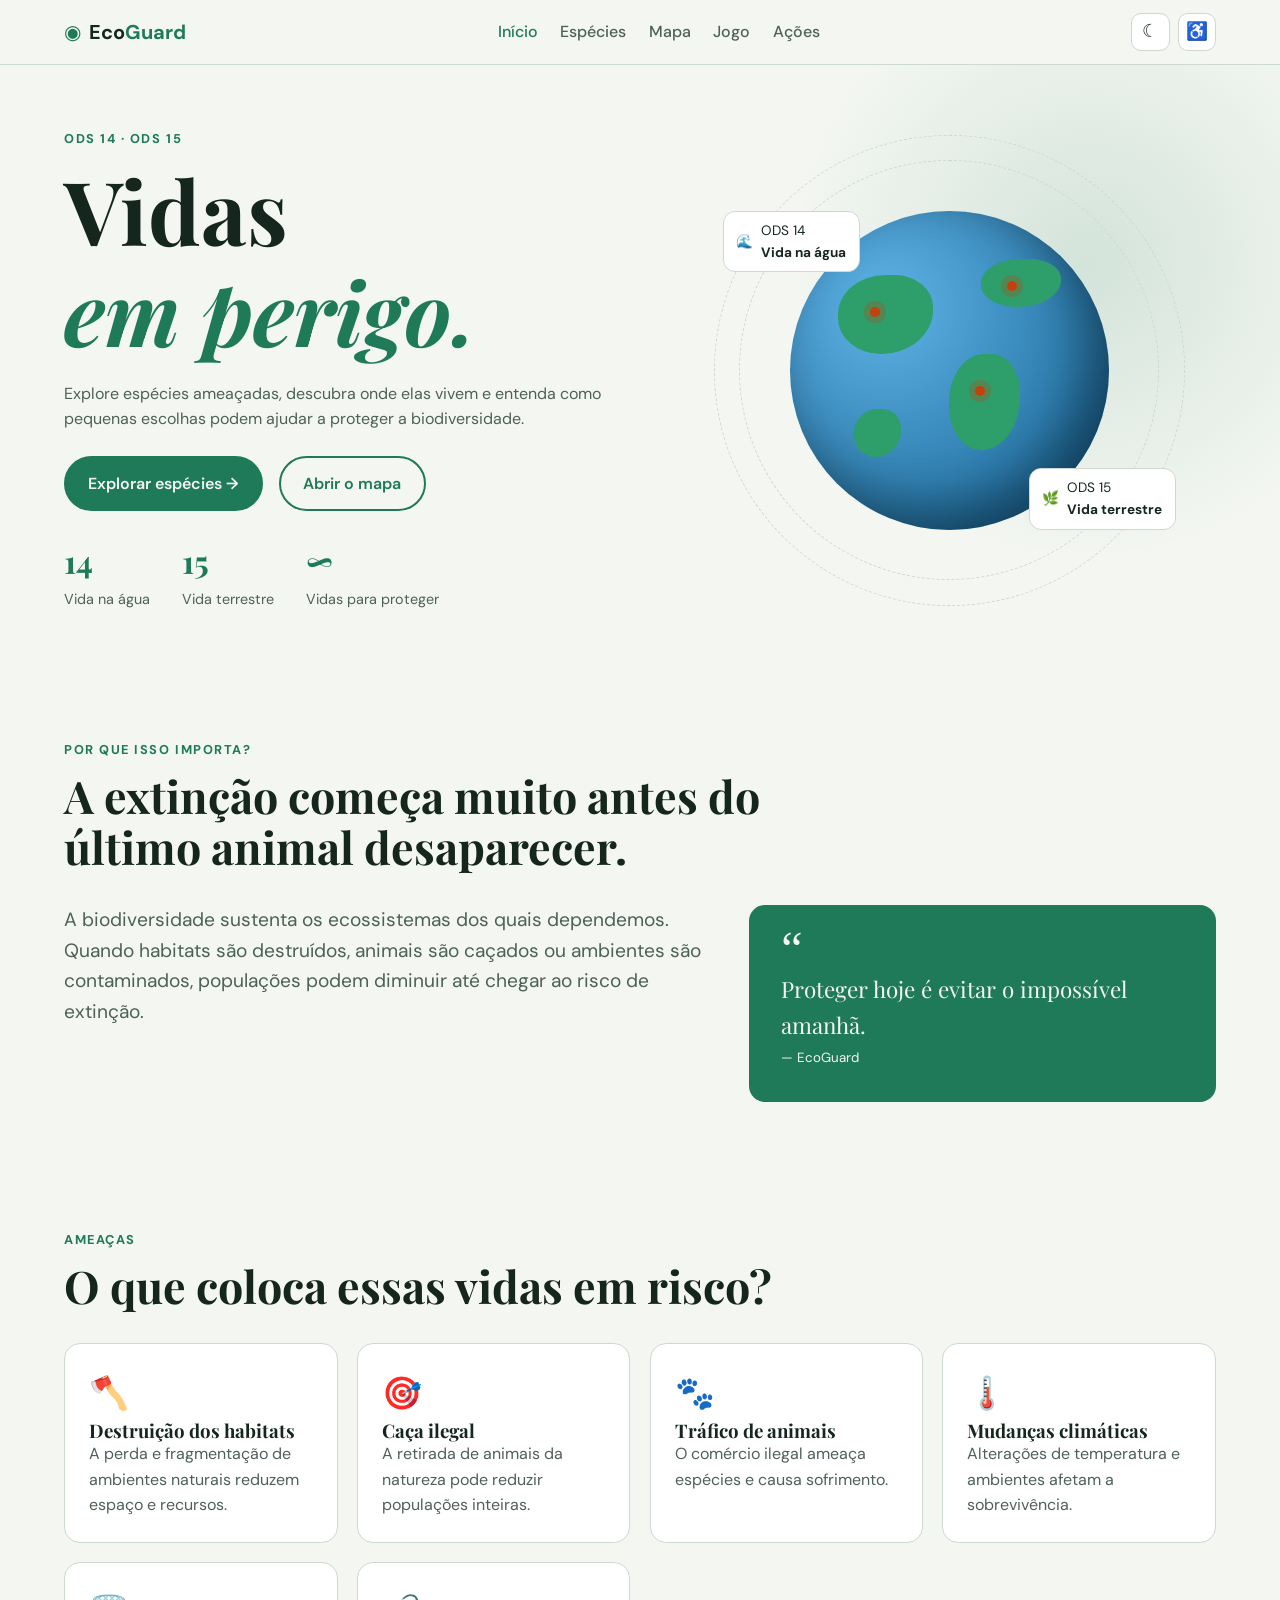
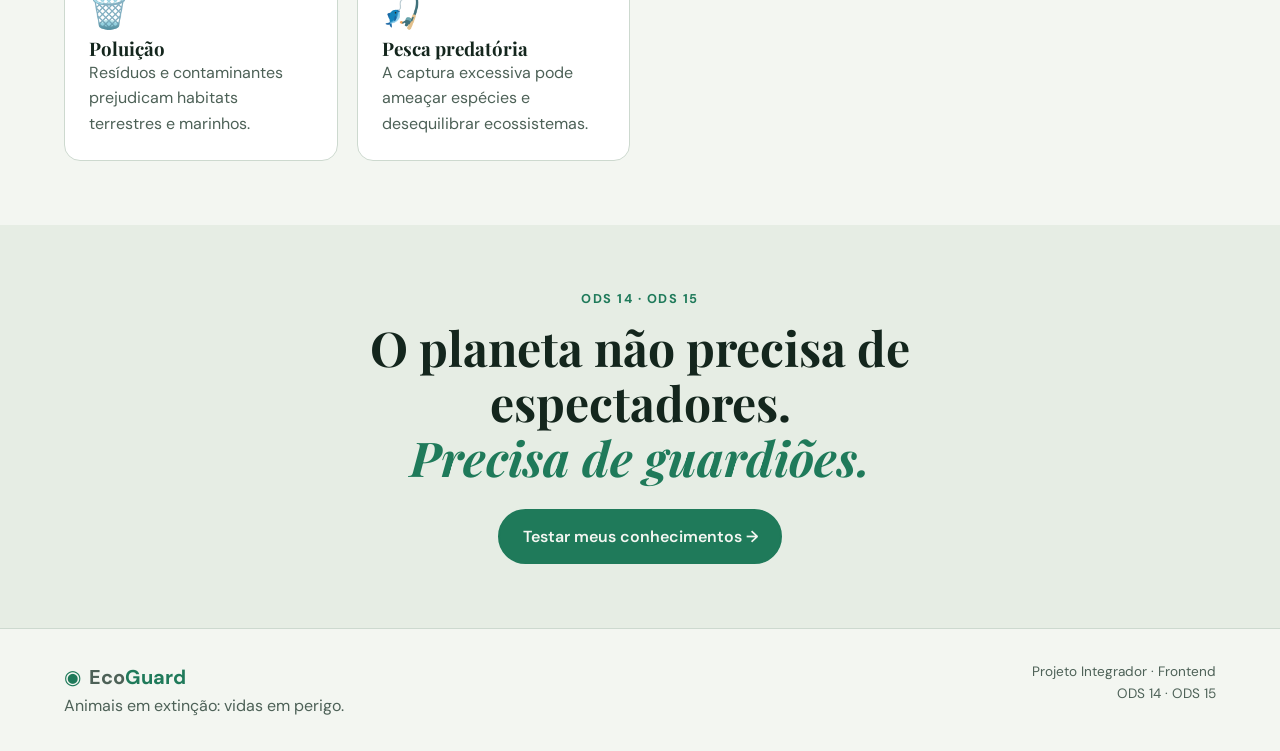
<file: index.html>
<!DOCTYPE html>
<html lang="pt-BR">
  <head>
    <!-- Metadados essenciais do documento -->
    <meta charset="UTF-8" />
    <meta name="viewport" content="width=device-width, initial-scale=1.0" />
    <meta name="description" content="EcoGuard — Animais em extinção, ODS 14 e ODS 15." />
    <title>EcoGuard | Início</title>

    <!-- Carregamento das fontes e estilos globais -->
    <link rel="preconnect" href="https://fonts.googleapis.com" />
    <link rel="preconnect" href="https://fonts.gstatic.com" crossorigin />
    <link
      href="https://fonts.googleapis.com/css2?family=DM+Sans:wght@400;500;600;700&family=Playfair+Display:wght@600;700;800&display=swap"
      rel="stylesheet"
    />
    <!-- Estilos exclusivos desta página -->
    <link rel="stylesheet" href="style.css" />
</head>

  <body>
    <!-- Barra de progresso visual da página -->
    <div class="progress" id="progress"></div>

    <!-- Cabeçalho da página com navegação principal -->
    <header class="header" id="inicio">
      <a class="logo" href="index.html" aria-label="EcoGuard - início">
        <span class="logo-mark">◉</span>
        <span>Eco<span>Guard</span></span>
      </a>

      <nav class="nav" aria-label="Navegação principal">
        <a href="index.html">Início</a>
        <a href="especies.html">Espécies</a>
        <a href="mapa.html">Mapa</a>
        <a href="jogo.html">Jogo</a>
        <a href="acoes.html">Ações</a>
      </nav>

      <div class="header-actions">
        <button class="icon-btn" id="themeToggle" aria-label="Alternar tema">☾</button>
        <button class="icon-btn" id="accessibilityToggle" aria-label="Abrir acessibilidade">♿</button>
        <button class="menu-btn" id="menuBtn" aria-label="Abrir menu">☰</button>
      </div>
    </header>

    <!-- Painel de acessibilidade para fonte, contraste e leitura de tela -->
    <aside class="access-panel" id="accessPanel" aria-label="Opções de acessibilidade">
      <h3>Acessibilidade</h3>
      <button id="fontPlus">A+ Aumentar fonte</button>
      <button id="fontMinus">A− Diminuir fonte</button>
      <button id="contrastToggle">◐ Alto contraste</button>
      <button id="readToggle">🔊 Ler conteúdo</button>
      <button id="resetAccess">↺ Restaurar</button>
    </aside>

    <main>
      <!-- Hero principal: chamada de impacto inicial -->
      <section class="hero">
        <div class="hero-glow"></div>

        <div class="hero-copy reveal">
          <p class="eyebrow">ODS 14 · ODS 15</p>
          <h1>
            Vidas<br />
            <em>em perigo.</em>
          </h1>
          <p class="hero-text">
            Explore espécies ameaçadas, descubra onde elas vivem e entenda como pequenas
            escolhas podem ajudar a proteger a biodiversidade.
          </p>

          <div class="hero-actions">
            <a class="btn btn-primary" href="especies.html">Explorar espécies <span>→</span></a>
            <a class="btn btn-ghost" href="mapa.html">Abrir o mapa</a>
          </div>

          <div class="hero-stats">
            <div><strong>14</strong><span>Vida na água</span></div>
            <div><strong>15</strong><span>Vida terrestre</span></div>
            <div><strong>∞</strong><span>Vidas para proteger</span></div>
          </div>
        </div>

        <div class="hero-art reveal">
          <div class="orbit orbit-one"></div>
          <div class="orbit orbit-two"></div>
          <div class="planet">
            <div class="planet-land land-a"></div>
            <div class="planet-land land-b"></div>
            <div class="planet-land land-c"></div>
            <div class="planet-land land-d"></div>
            <span class="planet-dot dot-a"></span>
            <span class="planet-dot dot-b"></span>
            <span class="planet-dot dot-c"></span>
          </div>
          <div class="floating-card fc-one">🌊 <span>ODS 14<br /><b>Vida na água</b></span></div>
          <div class="floating-card fc-two">🌿 <span>ODS 15<br /><b>Vida terrestre</b></span></div>
        </div>
      </section>

      <!-- Seção explicativa sobre a importância da biodiversidade -->
      <section class="intro section">
        <div class="section-heading reveal">
          <p class="eyebrow">POR QUE ISSO IMPORTA?</p>
          <h2>A extinção começa muito antes do último animal desaparecer.</h2>
        </div>

        <div class="intro-grid">
          <p class="lead reveal">
            A biodiversidade sustenta os ecossistemas dos quais dependemos. Quando habitats
            são destruídos, animais são caçados ou ambientes são contaminados, populações
            podem diminuir até chegar ao risco de extinção.
          </p>

          <div class="quote-card reveal">
            <span>“</span>
            <p>Proteger hoje é evitar o impossível amanhã.</p>
            <small>— EcoGuard</small>
          </div>
        </div>
      </section>

      <!-- Lista das principais ameaças à fauna e flora -->
      <section class="threats section">
        <div class="section-heading compact reveal">
          <p class="eyebrow">AMEAÇAS</p>
          <h2>O que coloca essas vidas em risco?</h2>
        </div>

        <div class="threat-grid">
          <article class="threat-card reveal">
            <div>🪓</div>
            <h3>Destruição dos habitats</h3>
            <p>A perda e fragmentação de ambientes naturais reduzem espaço e recursos.</p>
          </article>

          <article class="threat-card reveal">
            <div>🎯</div>
            <h3>Caça ilegal</h3>
            <p>A retirada de animais da natureza pode reduzir populações inteiras.</p>
          </article>

          <article class="threat-card reveal">
            <div>🐾</div>
            <h3>Tráfico de animais</h3>
            <p>O comércio ilegal ameaça espécies e causa sofrimento.</p>
          </article>

          <article class="threat-card reveal">
            <div>🌡️</div>
            <h3>Mudanças climáticas</h3>
            <p>Alterações de temperatura e ambientes afetam a sobrevivência.</p>
          </article>

          <article class="threat-card reveal">
            <div>🗑️</div>
            <h3>Poluição</h3>
            <p>Resíduos e contaminantes prejudicam habitats terrestres e marinhos.</p>
          </article>

          <article class="threat-card reveal">
            <div>🎣</div>
            <h3>Pesca predatória</h3>
            <p>A captura excessiva pode ameaçar espécies e desequilibrar ecossistemas.</p>
          </article>
        </div>
      </section>

      <!-- Chamada para ação final do site -->
      <section class="closing section">
        <div class="closing-inner reveal">
          <p class="eyebrow">ODS 14 · ODS 15</p>
          <h2>
            O planeta não precisa de espectadores.<br />
            <em>Precisa de guardiões.</em>
          </h2>
          <a href="jogo.html" class="btn btn-primary">Testar meus conhecimentos →</a>
        </div>
      </section>
    </main>

    <!-- Rodapé com identificação do projeto -->
    <footer class="footer">
      <div>
        <a class="logo" href="index.html">
          <span class="logo-mark">◉</span>
          <span>Eco<span>Guard</span></span>
        </a>
        <p>Animais em extinção: vidas em perigo.</p>
      </div>

      <div class="footer-meta">
        <span>Projeto Integrador · Frontend</span>
        <span>ODS 14 · ODS 15</span>
      </div>
    </footer>

    <!-- Script principal da interação do site -->
    <!-- JavaScript do site inserido diretamente no HTML para funcionar sem pasta js -->
    
      <!-- Lógica e interações exclusivas desta página -->
    <script>
/* EcoGuard — JavaScript da página: index.
   Comentários originais preservados; funções organizadas por seções. */
(function(){
'use strict';
const $=s=>document.querySelector(s), $$=s=>[...document.querySelectorAll(s)];
const root=document.documentElement, store={
 get(k,d){try{return localStorage.getItem(k)??d}catch(e){return d}},
 set(k,v){try{localStorage.setItem(k,v)}catch(e){}}};
root.classList.add('js-ready');

/* ---------- Dados ---------- */
const SPECIES=[
 {id:'baleia-azul',nome:'Baleia-azul',emoji:'🐋',ods:14,status:'ameacada',lat:-30,lon:-45,regiao:'Oceano Atlântico Sul',habitat:'Oceanos abertos, de águas polares a tropicais.',ameacas:'Colisões com navios, ruído submarino e mudanças climáticas.',ajuda:'Reduza plástico e apoie áreas marinhas protegidas.'},
 {id:'tartaruga-verde',nome:'Tartaruga-verde',emoji:'🐢',ods:14,status:'ameacada',lat:-20,lon:-38,regiao:'Costa brasileira',habitat:'Águas costeiras rasas e praias de desova.',ameacas:'Captura acidental, poluição e perda de praias.',ajuda:'Não deixe lixo na praia e respeite áreas de desova.'},
 {id:'tubarao-martelo',nome:'Tubarão-martelo',emoji:'🦈',ods:14,status:'critica',lat:25,lon:-80,regiao:'Atlântico Oeste e Caribe',habitat:'Águas costeiras e plataformas continentais.',ameacas:'Pesca predatória e comércio de nadadeiras.',ajuda:'Evite consumir produtos de pesca predatória.'},
 {id:'onca-pintada',nome:'Onça-pintada',emoji:'🐆',ods:15,status:'ameacada',lat:-15,lon:-56,regiao:'Pantanal e Amazônia',habitat:'Florestas, savanas e áreas alagadas.',ameacas:'Desmatamento, caça e conflito com pecuaristas.',ajuda:'Apoie projetos de conservação e consumo responsável.'},
 {id:'mico-leao',nome:'Mico-leão-dourado',emoji:'🐒',ods:15,status:'ameacada',lat:-22.5,lon:-42,regiao:'Mata Atlântica (RJ)',habitat:'Florestas de baixada da Mata Atlântica.',ameacas:'Fragmentação da mata e tráfico.',ajuda:'Apoie corredores ecológicos e plantio de árvores nativas.'},
 {id:'orangotango',nome:'Orangotango-de-Bornéu',emoji:'🦧',ods:15,status:'critica',lat:1,lon:114,regiao:'Ilha de Bornéu',habitat:'Florestas tropicais úmidas.',ameacas:'Desmatamento para plantações de óleo de palma.',ajuda:'Prefira produtos com óleo de palma certificado.'},
 {id:'rinoceronte-javanes',nome:'Rinoceronte-de-Java',emoji:'🦏',ods:15,status:'critica',lat:-6.7,lon:105.3,regiao:'Java, Indonésia',habitat:'Florestas tropicais de baixada.',ameacas:'Caça por chifres e perda de habitat.',ajuda:'Não compre produtos de origem animal ilegal.'},
 {id:'tigre-de-tasmania',nome:'Tilacino (tigre-da-tasmânia)',emoji:'🐺',ods:15,status:'extinto',lat:-42,lon:147,regiao:'Tasmânia, Austrália',habitat:'Florestas e campos abertos.',ameacas:'Caça intensiva e perda de habitat levaram à extinção no séc. XX.',ajuda:'Lembre-se: a extinção é irreversível. Proteja quem ainda existe.'}
];
const ST={ameacada:'Ameaçada',critica:'Criticamente ameaçada',extinto:'Extinta'};
const MK={ameacada:'threatened',critica:'critical',extinto:'extinct'};
const esc=t=>String(t).replace(/[&<>"]/g,c=>({'&':'&amp;','<':'&lt;','>':'&gt;','"':'&quot;'}[c]));

/* ---------- Detalhe (modal) ---------- */
function openModal(s){
 const m=$('#animalModal'); if(!m) return;
 $('#modalContent').innerHTML=`<div style="font-size:3rem">${s.emoji}</div><p class="eyebrow">ODS ${s.ods} · ${ST[s.status]}</p><h2>${esc(s.nome)}</h2><p><b>Região:</b> ${esc(s.regiao)}</p><h4>Habitat</h4><p>${esc(s.habitat)}</p><h4>Ameaças</h4><p>${esc(s.ameacas)}</p><h4>Como ajudar</h4><p>${esc(s.ajuda)}</p>`;
 m.showModal?m.showModal():m.setAttribute('open','');
}
const mc=$('#modalClose'),md=$('#animalModal');
if(mc&&md){mc.onclick=()=>md.close();md.addEventListener('click',e=>{if(e.target===md)md.close()})}

/* ---------- Tema, menu, acessibilidade ---------- */
const tt=$('#themeToggle');
function setTheme(t){root.setAttribute('data-theme',t);if(tt)tt.textContent=t==='dark'?'☀':'☾';store.set('eg-theme',t)}
setTheme(store.get('eg-theme',matchMedia('(prefers-color-scheme:dark)').matches?'dark':'light'));
if(tt)tt.onclick=()=>setTheme(root.getAttribute('data-theme')==='dark'?'light':'dark');
const mb=$('#menuBtn'),nav=$('.nav');
if(mb&&nav)mb.onclick=()=>nav.classList.toggle('open');
$$('.nav a').forEach(a=>{if(a.getAttribute('href')===location.pathname.split('/').pop()||(!location.pathname.split('/').pop()&&a.getAttribute('href')==='index.html'))a.classList.add('active')});
const ap=$('#accessPanel');
if($('#accessibilityToggle'))$('#accessibilityToggle').onclick=()=>ap.classList.toggle('open');
let fs=+store.get('eg-fs',16);
function applyFs(){fs=Math.min(24,Math.max(12,fs));root.style.setProperty('--fs',fs+'px');store.set('eg-fs',fs)}
applyFs();
const on=(id,f)=>{const e=$(id);if(e)e.onclick=f};
on('#fontPlus',()=>{fs+=2;applyFs()});on('#fontMinus',()=>{fs-=2;applyFs()});
if(store.get('eg-hc','0')==='1')root.classList.add('hc');
on('#contrastToggle',()=>{store.set('eg-hc',root.classList.toggle('hc')?'1':'0')});
on('#readToggle',()=>{
 if(!('speechSynthesis' in window))return alert('Seu navegador não suporta leitura em voz alta.');
 if(speechSynthesis.speaking){speechSynthesis.cancel();return}
 const u=new SpeechSynthesisUtterance($('main').innerText);u.lang='pt-BR';speechSynthesis.speak(u)});
on('#resetAccess',()=>{fs=16;applyFs();root.classList.remove('hc');store.set('eg-hc','0');if('speechSynthesis' in window)speechSynthesis.cancel()});

/* ---------- Progresso e reveal ---------- */
const pr=$('#progress');
addEventListener('scroll',()=>{if(pr){const h=root.scrollHeight-innerHeight;pr.style.width=(h>0?scrollY/h*100:0)+'%'}},{passive:true});
if('IntersectionObserver' in window){
 const io=new IntersectionObserver(es=>es.forEach(e=>{if(e.isIntersecting){e.target.classList.add('in');io.unobserve(e.target)}}),{threshold:.1});
 $$('.reveal').forEach(el=>io.observe(el));
}else $$('.reveal').forEach(el=>el.classList.add('in'));

/* ---------- Espécies ---------- */
const grid=$('#speciesGrid');
if(grid){
 let filtro='todos',busca='';
 const render=()=>{
  const l=SPECIES.filter(s=>(filtro==='todos'||(filtro==='extinto'?s.status==='extinto':String(s.ods)===filtro))&&s.nome.toLowerCase().includes(busca));
  grid.innerHTML='';
  l.forEach(s=>{const b=document.createElement('button');b.className='species-card';
   b.innerHTML=`<div class="emoji">${s.emoji}</div><h3>${esc(s.nome)}</h3><small>${esc(s.regiao)}</small><div><span class="tag">ODS ${s.ods}</span><span class="tag">${ST[s.status]}</span></div>`;
   b.onclick=()=>openModal(s);grid.appendChild(b)});
  $('#emptyState').hidden=l.length>0;
 };
 $('#searchInput').addEventListener('input',e=>{busca=e.target.value.trim().toLowerCase();render()});
 $$('.filter').forEach(b=>b.onclick=()=>{$$('.filter').forEach(x=>x.classList.remove('active'));b.classList.add('active');filtro=b.dataset.filter;render()});
 render();
}

/* ---------- Globo ---------- */
const globe=$('#globe');
if(globe){
 const box=$('#markers');let rotLon=-40,rotLat=0,zoom=1;
 const rad=Math.PI/180;
 const els=SPECIES.map(s=>{const b=document.createElement('button');b.className='marker '+MK[s.status];b.setAttribute('aria-label',s.nome);
  b.onclick=()=>{showInfo(s);openModal(s)};box.appendChild(b);return b});
 function draw(){
  SPECIES.forEach((s,i)=>{
   const la=s.lat*rad,lo=(s.lon-rotLon)*rad,p=rotLat*rad;
   const x=Math.cos(la)*Math.sin(lo),y=Math.sin(la)*Math.cos(p)-Math.cos(la)*Math.cos(lo)*Math.sin(p),z=Math.sin(la)*Math.sin(p)+Math.cos(la)*Math.cos(lo)*Math.cos(p);
   const b=els[i];b.style.display=z>0?'block':'none';
   b.style.left=(50+x*45*zoom)+'%';b.style.top=(50-y*45*zoom)+'%';
  });
 }
 function showInfo(s){$('#mapInfo').innerHTML=`<div class="map-info-icon">${s.emoji}</div><p class="eyebrow">ODS ${s.ods} · ${ST[s.status]}</p><h3>${esc(s.nome)}</h3><p>${esc(s.regiao)}</p><p style="margin-top:.6rem">${esc(s.habitat)}</p>`}
 let drag=null;
 globe.addEventListener('pointerdown',e=>{drag={x:e.clientX,y:e.clientY}});
 addEventListener('pointerup',()=>drag=null);
 addEventListener('pointermove',e=>{if(!drag)return;rotLon-=(e.clientX-drag.x)*.4;rotLat=Math.max(-60,Math.min(60,rotLat+(e.clientY-drag.y)*.3));drag={x:e.clientX,y:e.clientY};draw()});
 const z=d=>{zoom=Math.max(.7,Math.min(1.6,zoom+d));draw()};
 globe.addEventListener('wheel',e=>{e.preventDefault();z(e.deltaY<0?.1:-.1)},{passive:false});
 on('#zoomIn',()=>z(.15));on('#zoomOut',()=>z(-.15));on('#resetGlobe',()=>{rotLon=-40;rotLat=0;zoom=1;draw()});
 globe.addEventListener('keydown',e=>{if(e.key==='ArrowLeft')rotLon-=10;if(e.key==='ArrowRight')rotLon+=10;draw()});
 draw();
}

/* ---------- Quiz ---------- */
const qa=$('#question');
if(qa){
 const Q=[
  {q:'Qual ODS trata da Vida na Água?',o:['ODS 13','ODS 14','ODS 15','ODS 16'],c:1},
  {q:'Qual ODS trata da Vida Terrestre?',o:['ODS 15','ODS 6','ODS 14','ODS 12'],c:0},
  {q:'Qual é uma das principais ameaças ao mico-leão-dourado?',o:['Excesso de chuva','Fragmentação da Mata Atlântica','Falta de sol','Frio extremo'],c:1},
  {q:'O que o tráfico de animais silvestres causa?',o:['Aumenta as populações','Ameaça espécies e causa sofrimento','Protege os habitats','Nada relevante'],c:1},
  {q:'Qual ação ajuda a proteger a vida marinha?',o:['Usar mais descartáveis','Jogar lixo na praia','Reduzir o uso de plástico','Pescar em excesso'],c:2},
  {q:'O tilacino (tigre-da-tasmânia) está em qual situação?',o:['Extinto','Estável','Em recuperação','Abundante'],c:0}
 ];
 let i=0,pts=0,locked=false;
 const nxt=$('#nextQuestion');
 const show=()=>{locked=false;$('#questionCount').textContent=`Pergunta ${i+1} de ${Q.length}`;qa.textContent=Q[i].q;
  $('#quizFeedback').textContent='';nxt.hidden=true;const a=$('#answers');a.innerHTML='';
  Q[i].o.forEach((t,k)=>{const b=document.createElement('button');b.className='answer';b.textContent=t;b.onclick=()=>pick(k,b);a.appendChild(b)})};
 function pick(k,b){
  if(locked)return;locked=true;const ok=k===Q[i].c;
  $$('.answer').forEach((x,j)=>{x.disabled=true;if(j===Q[i].c)x.classList.add('right')});
  if(ok)pts+=10;else b.classList.add('wrong');
  $('#score').textContent=pts;$('#quizFeedback').textContent=ok?'Correto! +10 pontos':'Não foi dessa vez. A resposta certa está em verde.';
  nxt.textContent=i===Q.length-1?'Ver resultado →':'Próxima pergunta →';nxt.hidden=false}
 nxt.onclick=()=>{i++;if(i<Q.length)return show();
  $('#quizArea').hidden=true;$('#gameResult').hidden=false;$('#finalScore').textContent=pts+' / '+Q.length*10;
  const r=pts>=50?['Guardião da Vida','Excelente! Você conhece bem a conservação.']:pts>=30?['Protetor em formação','Bom resultado! Explore as espécies para aprender mais.']:['Explorador iniciante','Visite o catálogo de espécies e tente de novo.'];
  $('#resultTitle').textContent=r[0];$('#resultText').textContent=r[1]};
 $('#restartQuiz').onclick=()=>{i=0;pts=0;$('#score').textContent=0;$('#gameResult').hidden=true;$('#quizArea').hidden=false;show()};
 show();
}
})();
</script>
</body>
</html>
</file>
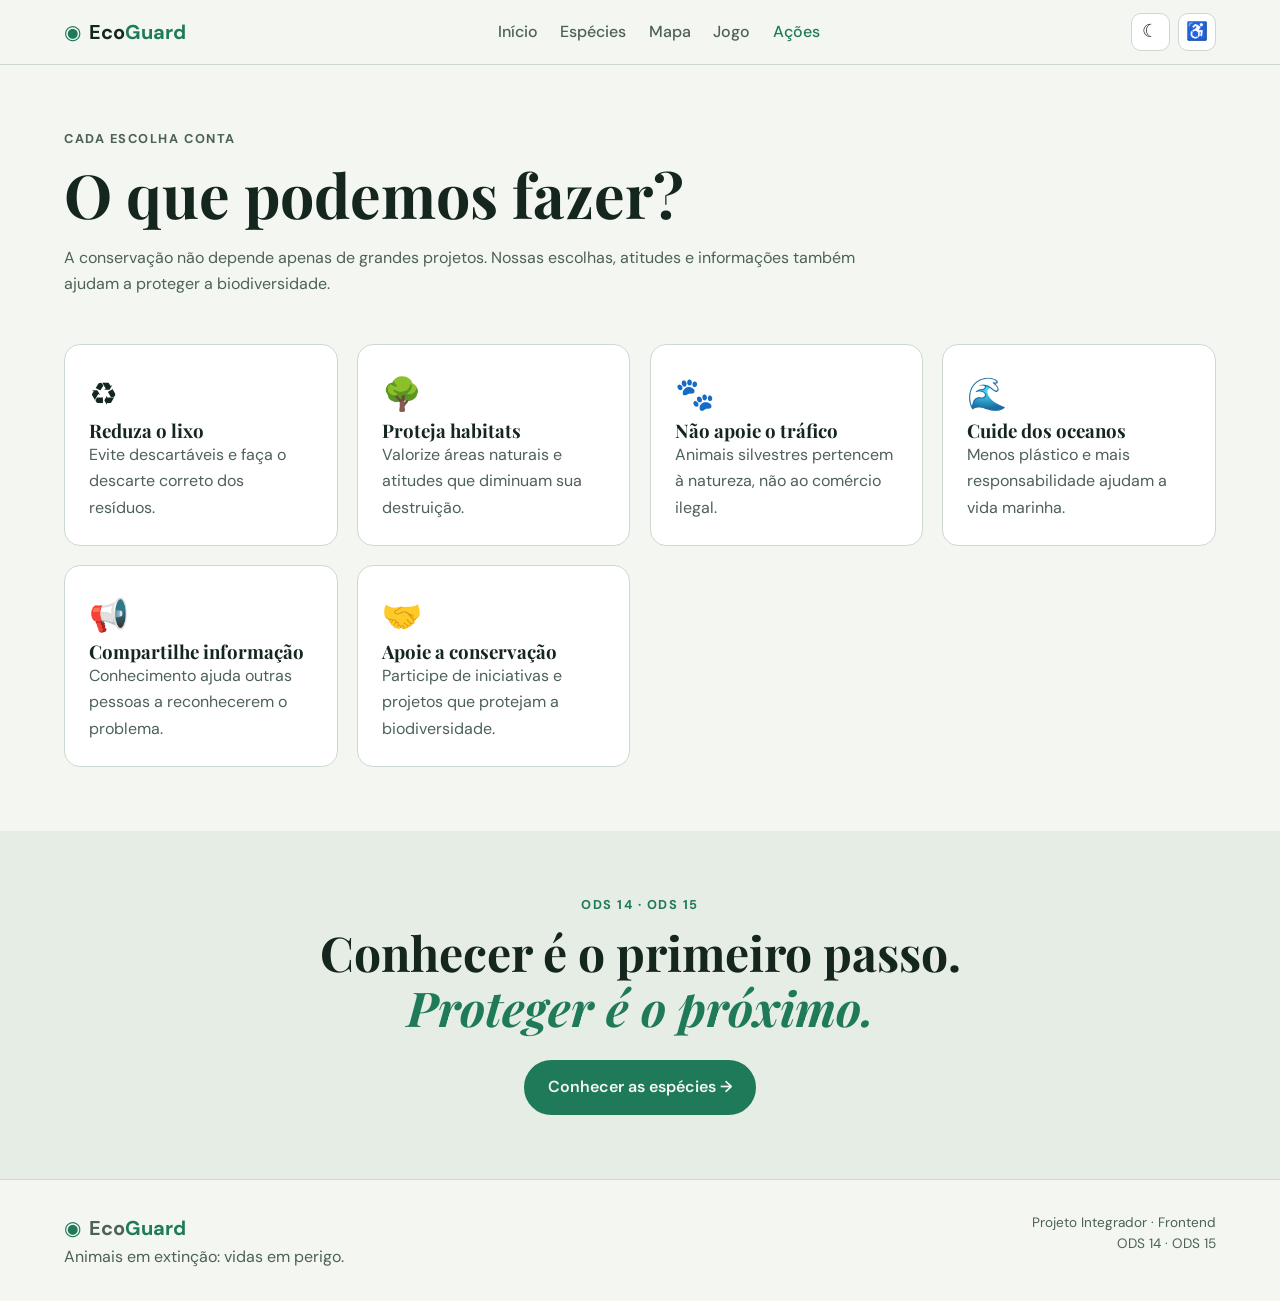
<file: acoes.html>
<!DOCTYPE html>
<html lang="pt-BR">
  <head>
    <!-- Metadados essenciais da página de ações -->
    <meta charset="UTF-8" />
    <meta name="viewport" content="width=device-width, initial-scale=1.0" />
    <meta name="description" content="EcoGuard — Animais em extinção, ODS 14 e ODS 15." />
    <title>EcoGuard | Ações</title>

    <!-- Fontes usadas em todo o projeto -->
    <link rel="preconnect" href="https://fonts.googleapis.com" />
    <link rel="preconnect" href="https://fonts.gstatic.com" crossorigin />
    <link href="https://fonts.googleapis.com/css2?family=DM+Sans:wght@400;500;600;700&family=Playfair+Display:wght@600;700;800&display=swap" rel="stylesheet" />
    <!-- Estilos exclusivos desta página -->
    <link rel="stylesheet" href="style.css" />
</head>

  <body>
    <!-- Barra de progresso visual -->
    <div class="progress" id="progress"></div>

    <!-- Cabeçalho padrão do site -->
    <header class="header" id="inicio">
      <a class="logo" href="index.html" aria-label="EcoGuard - início">
        <span class="logo-mark">◉</span>
        <span>Eco<span>Guard</span></span>
      </a>

      <nav class="nav" aria-label="Navegação principal">
        <a href="index.html">Início</a>
        <a href="especies.html">Espécies</a>
        <a href="mapa.html">Mapa</a>
        <a href="jogo.html">Jogo</a>
        <a href="acoes.html">Ações</a>
      </nav>

      <div class="header-actions">
        <button class="icon-btn" id="themeToggle" aria-label="Alternar tema">☾</button>
        <button class="icon-btn" id="accessibilityToggle" aria-label="Abrir acessibilidade">♿</button>
        <button class="menu-btn" id="menuBtn" aria-label="Abrir menu">☰</button>
      </div>
    </header>

    <!-- Painel de acessibilidade -->
    <aside class="access-panel" id="accessPanel" aria-label="Opções de acessibilidade">
      <h3>Acessibilidade</h3>
      <button id="fontPlus">A+ Aumentar fonte</button>
      <button id="fontMinus">A− Diminuir fonte</button>
      <button id="contrastToggle">◐ Alto contraste</button>
      <button id="readToggle">🔊 Ler conteúdo</button>
      <button id="resetAccess">↺ Restaurar</button>
    </aside>

    <main>
      <!-- Hero da página de ações -->
      <section class="page-hero">
        <p class="eyebrow">CADA ESCOLHA CONTA</p>
        <h1>O que podemos fazer?</h1>
        <p>
          A conservação não depende apenas de grandes projetos. Nossas escolhas, atitudes e
          informações também ajudam a proteger a biodiversidade.
        </p>
      </section>

      <!-- Grade com ações práticas de preservação -->
      <section class="page-content">
        <div class="actions-grid">
          <article class="action-card reveal">
            <span>♻️</span>
            <h3>Reduza o lixo</h3>
            <p>Evite descartáveis e faça o descarte correto dos resíduos.</p>
          </article>

          <article class="action-card reveal">
            <span>🌳</span>
            <h3>Proteja habitats</h3>
            <p>Valorize áreas naturais e atitudes que diminuam sua destruição.</p>
          </article>

          <article class="action-card reveal">
            <span>🐾</span>
            <h3>Não apoie o tráfico</h3>
            <p>Animais silvestres pertencem à natureza, não ao comércio ilegal.</p>
          </article>

          <article class="action-card reveal">
            <span>🌊</span>
            <h3>Cuide dos oceanos</h3>
            <p>Menos plástico e mais responsabilidade ajudam a vida marinha.</p>
          </article>

          <article class="action-card reveal">
            <span>📢</span>
            <h3>Compartilhe informação</h3>
            <p>Conhecimento ajuda outras pessoas a reconhecerem o problema.</p>
          </article>

          <article class="action-card reveal">
            <span>🤝</span>
            <h3>Apoie a conservação</h3>
            <p>Participe de iniciativas e projetos que protejam a biodiversidade.</p>
          </article>
        </div>
      </section>

      <!-- Fechamento com motivação e chamada para a próxima etapa -->
      <section class="closing section">
        <div class="closing-inner reveal">
          <p class="eyebrow">ODS 14 · ODS 15</p>
          <h2>
            Conhecer é o primeiro passo.<br />
            <em>Proteger é o próximo.</em>
          </h2>
          <a href="especies.html" class="btn btn-primary">Conhecer as espécies →</a>
        </div>
      </section>
    </main>

    <!-- Rodapé do site -->
    <footer class="footer">
      <div>
        <a class="logo" href="index.html">
          <span class="logo-mark">◉</span>
          <span>Eco<span>Guard</span></span>
        </a>
        <p>Animais em extinção: vidas em perigo.</p>
      </div>

      <div class="footer-meta">
        <span>Projeto Integrador · Frontend</span>
        <span>ODS 14 · ODS 15</span>
      </div>
    </footer>

    <!-- Script principal do projeto -->
    <!-- JavaScript do site inserido diretamente no HTML para funcionar sem pasta js -->
    
      <!-- Lógica e interações exclusivas desta página -->
    <script>
/* EcoGuard — JavaScript da página: acoes.
   Comentários originais preservados; funções organizadas por seções. */
(function(){
'use strict';
const $=s=>document.querySelector(s), $$=s=>[...document.querySelectorAll(s)];
const root=document.documentElement, store={
 get(k,d){try{return localStorage.getItem(k)??d}catch(e){return d}},
 set(k,v){try{localStorage.setItem(k,v)}catch(e){}}};
root.classList.add('js-ready');

/* ---------- Dados ---------- */
const SPECIES=[
 {id:'baleia-azul',nome:'Baleia-azul',emoji:'🐋',ods:14,status:'ameacada',lat:-30,lon:-45,regiao:'Oceano Atlântico Sul',habitat:'Oceanos abertos, de águas polares a tropicais.',ameacas:'Colisões com navios, ruído submarino e mudanças climáticas.',ajuda:'Reduza plástico e apoie áreas marinhas protegidas.'},
 {id:'tartaruga-verde',nome:'Tartaruga-verde',emoji:'🐢',ods:14,status:'ameacada',lat:-20,lon:-38,regiao:'Costa brasileira',habitat:'Águas costeiras rasas e praias de desova.',ameacas:'Captura acidental, poluição e perda de praias.',ajuda:'Não deixe lixo na praia e respeite áreas de desova.'},
 {id:'tubarao-martelo',nome:'Tubarão-martelo',emoji:'🦈',ods:14,status:'critica',lat:25,lon:-80,regiao:'Atlântico Oeste e Caribe',habitat:'Águas costeiras e plataformas continentais.',ameacas:'Pesca predatória e comércio de nadadeiras.',ajuda:'Evite consumir produtos de pesca predatória.'},
 {id:'onca-pintada',nome:'Onça-pintada',emoji:'🐆',ods:15,status:'ameacada',lat:-15,lon:-56,regiao:'Pantanal e Amazônia',habitat:'Florestas, savanas e áreas alagadas.',ameacas:'Desmatamento, caça e conflito com pecuaristas.',ajuda:'Apoie projetos de conservação e consumo responsável.'},
 {id:'mico-leao',nome:'Mico-leão-dourado',emoji:'🐒',ods:15,status:'ameacada',lat:-22.5,lon:-42,regiao:'Mata Atlântica (RJ)',habitat:'Florestas de baixada da Mata Atlântica.',ameacas:'Fragmentação da mata e tráfico.',ajuda:'Apoie corredores ecológicos e plantio de árvores nativas.'},
 {id:'orangotango',nome:'Orangotango-de-Bornéu',emoji:'🦧',ods:15,status:'critica',lat:1,lon:114,regiao:'Ilha de Bornéu',habitat:'Florestas tropicais úmidas.',ameacas:'Desmatamento para plantações de óleo de palma.',ajuda:'Prefira produtos com óleo de palma certificado.'},
 {id:'rinoceronte-javanes',nome:'Rinoceronte-de-Java',emoji:'🦏',ods:15,status:'critica',lat:-6.7,lon:105.3,regiao:'Java, Indonésia',habitat:'Florestas tropicais de baixada.',ameacas:'Caça por chifres e perda de habitat.',ajuda:'Não compre produtos de origem animal ilegal.'},
 {id:'tigre-de-tasmania',nome:'Tilacino (tigre-da-tasmânia)',emoji:'🐺',ods:15,status:'extinto',lat:-42,lon:147,regiao:'Tasmânia, Austrália',habitat:'Florestas e campos abertos.',ameacas:'Caça intensiva e perda de habitat levaram à extinção no séc. XX.',ajuda:'Lembre-se: a extinção é irreversível. Proteja quem ainda existe.'}
];
const ST={ameacada:'Ameaçada',critica:'Criticamente ameaçada',extinto:'Extinta'};
const MK={ameacada:'threatened',critica:'critical',extinto:'extinct'};
const esc=t=>String(t).replace(/[&<>"]/g,c=>({'&':'&amp;','<':'&lt;','>':'&gt;','"':'&quot;'}[c]));

/* ---------- Detalhe (modal) ---------- */
function openModal(s){
 const m=$('#animalModal'); if(!m) return;
 $('#modalContent').innerHTML=`<div style="font-size:3rem">${s.emoji}</div><p class="eyebrow">ODS ${s.ods} · ${ST[s.status]}</p><h2>${esc(s.nome)}</h2><p><b>Região:</b> ${esc(s.regiao)}</p><h4>Habitat</h4><p>${esc(s.habitat)}</p><h4>Ameaças</h4><p>${esc(s.ameacas)}</p><h4>Como ajudar</h4><p>${esc(s.ajuda)}</p>`;
 m.showModal?m.showModal():m.setAttribute('open','');
}
const mc=$('#modalClose'),md=$('#animalModal');
if(mc&&md){mc.onclick=()=>md.close();md.addEventListener('click',e=>{if(e.target===md)md.close()})}

/* ---------- Tema, menu, acessibilidade ---------- */
const tt=$('#themeToggle');
function setTheme(t){root.setAttribute('data-theme',t);if(tt)tt.textContent=t==='dark'?'☀':'☾';store.set('eg-theme',t)}
setTheme(store.get('eg-theme',matchMedia('(prefers-color-scheme:dark)').matches?'dark':'light'));
if(tt)tt.onclick=()=>setTheme(root.getAttribute('data-theme')==='dark'?'light':'dark');
const mb=$('#menuBtn'),nav=$('.nav');
if(mb&&nav)mb.onclick=()=>nav.classList.toggle('open');
$$('.nav a').forEach(a=>{if(a.getAttribute('href')===location.pathname.split('/').pop()||(!location.pathname.split('/').pop()&&a.getAttribute('href')==='index.html'))a.classList.add('active')});
const ap=$('#accessPanel');
if($('#accessibilityToggle'))$('#accessibilityToggle').onclick=()=>ap.classList.toggle('open');
let fs=+store.get('eg-fs',16);
function applyFs(){fs=Math.min(24,Math.max(12,fs));root.style.setProperty('--fs',fs+'px');store.set('eg-fs',fs)}
applyFs();
const on=(id,f)=>{const e=$(id);if(e)e.onclick=f};
on('#fontPlus',()=>{fs+=2;applyFs()});on('#fontMinus',()=>{fs-=2;applyFs()});
if(store.get('eg-hc','0')==='1')root.classList.add('hc');
on('#contrastToggle',()=>{store.set('eg-hc',root.classList.toggle('hc')?'1':'0')});
on('#readToggle',()=>{
 if(!('speechSynthesis' in window))return alert('Seu navegador não suporta leitura em voz alta.');
 if(speechSynthesis.speaking){speechSynthesis.cancel();return}
 const u=new SpeechSynthesisUtterance($('main').innerText);u.lang='pt-BR';speechSynthesis.speak(u)});
on('#resetAccess',()=>{fs=16;applyFs();root.classList.remove('hc');store.set('eg-hc','0');if('speechSynthesis' in window)speechSynthesis.cancel()});

/* ---------- Progresso e reveal ---------- */
const pr=$('#progress');
addEventListener('scroll',()=>{if(pr){const h=root.scrollHeight-innerHeight;pr.style.width=(h>0?scrollY/h*100:0)+'%'}},{passive:true});
if('IntersectionObserver' in window){
 const io=new IntersectionObserver(es=>es.forEach(e=>{if(e.isIntersecting){e.target.classList.add('in');io.unobserve(e.target)}}),{threshold:.1});
 $$('.reveal').forEach(el=>io.observe(el));
}else $$('.reveal').forEach(el=>el.classList.add('in'));

/* ---------- Espécies ---------- */
const grid=$('#speciesGrid');
if(grid){
 let filtro='todos',busca='';
 const render=()=>{
  const l=SPECIES.filter(s=>(filtro==='todos'||(filtro==='extinto'?s.status==='extinto':String(s.ods)===filtro))&&s.nome.toLowerCase().includes(busca));
  grid.innerHTML='';
  l.forEach(s=>{const b=document.createElement('button');b.className='species-card';
   b.innerHTML=`<div class="emoji">${s.emoji}</div><h3>${esc(s.nome)}</h3><small>${esc(s.regiao)}</small><div><span class="tag">ODS ${s.ods}</span><span class="tag">${ST[s.status]}</span></div>`;
   b.onclick=()=>openModal(s);grid.appendChild(b)});
  $('#emptyState').hidden=l.length>0;
 };
 $('#searchInput').addEventListener('input',e=>{busca=e.target.value.trim().toLowerCase();render()});
 $$('.filter').forEach(b=>b.onclick=()=>{$$('.filter').forEach(x=>x.classList.remove('active'));b.classList.add('active');filtro=b.dataset.filter;render()});
 render();
}

/* ---------- Globo ---------- */
const globe=$('#globe');
if(globe){
 const box=$('#markers');let rotLon=-40,rotLat=0,zoom=1;
 const rad=Math.PI/180;
 const els=SPECIES.map(s=>{const b=document.createElement('button');b.className='marker '+MK[s.status];b.setAttribute('aria-label',s.nome);
  b.onclick=()=>{showInfo(s);openModal(s)};box.appendChild(b);return b});
 function draw(){
  SPECIES.forEach((s,i)=>{
   const la=s.lat*rad,lo=(s.lon-rotLon)*rad,p=rotLat*rad;
   const x=Math.cos(la)*Math.sin(lo),y=Math.sin(la)*Math.cos(p)-Math.cos(la)*Math.cos(lo)*Math.sin(p),z=Math.sin(la)*Math.sin(p)+Math.cos(la)*Math.cos(lo)*Math.cos(p);
   const b=els[i];b.style.display=z>0?'block':'none';
   b.style.left=(50+x*45*zoom)+'%';b.style.top=(50-y*45*zoom)+'%';
  });
 }
 function showInfo(s){$('#mapInfo').innerHTML=`<div class="map-info-icon">${s.emoji}</div><p class="eyebrow">ODS ${s.ods} · ${ST[s.status]}</p><h3>${esc(s.nome)}</h3><p>${esc(s.regiao)}</p><p style="margin-top:.6rem">${esc(s.habitat)}</p>`}
 let drag=null;
 globe.addEventListener('pointerdown',e=>{drag={x:e.clientX,y:e.clientY}});
 addEventListener('pointerup',()=>drag=null);
 addEventListener('pointermove',e=>{if(!drag)return;rotLon-=(e.clientX-drag.x)*.4;rotLat=Math.max(-60,Math.min(60,rotLat+(e.clientY-drag.y)*.3));drag={x:e.clientX,y:e.clientY};draw()});
 const z=d=>{zoom=Math.max(.7,Math.min(1.6,zoom+d));draw()};
 globe.addEventListener('wheel',e=>{e.preventDefault();z(e.deltaY<0?.1:-.1)},{passive:false});
 on('#zoomIn',()=>z(.15));on('#zoomOut',()=>z(-.15));on('#resetGlobe',()=>{rotLon=-40;rotLat=0;zoom=1;draw()});
 globe.addEventListener('keydown',e=>{if(e.key==='ArrowLeft')rotLon-=10;if(e.key==='ArrowRight')rotLon+=10;draw()});
 draw();
}

/* ---------- Quiz ---------- */
const qa=$('#question');
if(qa){
 const Q=[
  {q:'Qual ODS trata da Vida na Água?',o:['ODS 13','ODS 14','ODS 15','ODS 16'],c:1},
  {q:'Qual ODS trata da Vida Terrestre?',o:['ODS 15','ODS 6','ODS 14','ODS 12'],c:0},
  {q:'Qual é uma das principais ameaças ao mico-leão-dourado?',o:['Excesso de chuva','Fragmentação da Mata Atlântica','Falta de sol','Frio extremo'],c:1},
  {q:'O que o tráfico de animais silvestres causa?',o:['Aumenta as populações','Ameaça espécies e causa sofrimento','Protege os habitats','Nada relevante'],c:1},
  {q:'Qual ação ajuda a proteger a vida marinha?',o:['Usar mais descartáveis','Jogar lixo na praia','Reduzir o uso de plástico','Pescar em excesso'],c:2},
  {q:'O tilacino (tigre-da-tasmânia) está em qual situação?',o:['Extinto','Estável','Em recuperação','Abundante'],c:0}
 ];
 let i=0,pts=0,locked=false;
 const nxt=$('#nextQuestion');
 const show=()=>{locked=false;$('#questionCount').textContent=`Pergunta ${i+1} de ${Q.length}`;qa.textContent=Q[i].q;
  $('#quizFeedback').textContent='';nxt.hidden=true;const a=$('#answers');a.innerHTML='';
  Q[i].o.forEach((t,k)=>{const b=document.createElement('button');b.className='answer';b.textContent=t;b.onclick=()=>pick(k,b);a.appendChild(b)})};
 function pick(k,b){
  if(locked)return;locked=true;const ok=k===Q[i].c;
  $$('.answer').forEach((x,j)=>{x.disabled=true;if(j===Q[i].c)x.classList.add('right')});
  if(ok)pts+=10;else b.classList.add('wrong');
  $('#score').textContent=pts;$('#quizFeedback').textContent=ok?'Correto! +10 pontos':'Não foi dessa vez. A resposta certa está em verde.';
  nxt.textContent=i===Q.length-1?'Ver resultado →':'Próxima pergunta →';nxt.hidden=false}
 nxt.onclick=()=>{i++;if(i<Q.length)return show();
  $('#quizArea').hidden=true;$('#gameResult').hidden=false;$('#finalScore').textContent=pts+' / '+Q.length*10;
  const r=pts>=50?['Guardião da Vida','Excelente! Você conhece bem a conservação.']:pts>=30?['Protetor em formação','Bom resultado! Explore as espécies para aprender mais.']:['Explorador iniciante','Visite o catálogo de espécies e tente de novo.'];
  $('#resultTitle').textContent=r[0];$('#resultText').textContent=r[1]};
 $('#restartQuiz').onclick=()=>{i=0;pts=0;$('#score').textContent=0;$('#gameResult').hidden=true;$('#quizArea').hidden=false;show()};
 show();
}
})();
</script>
</body>
</html>
</file>
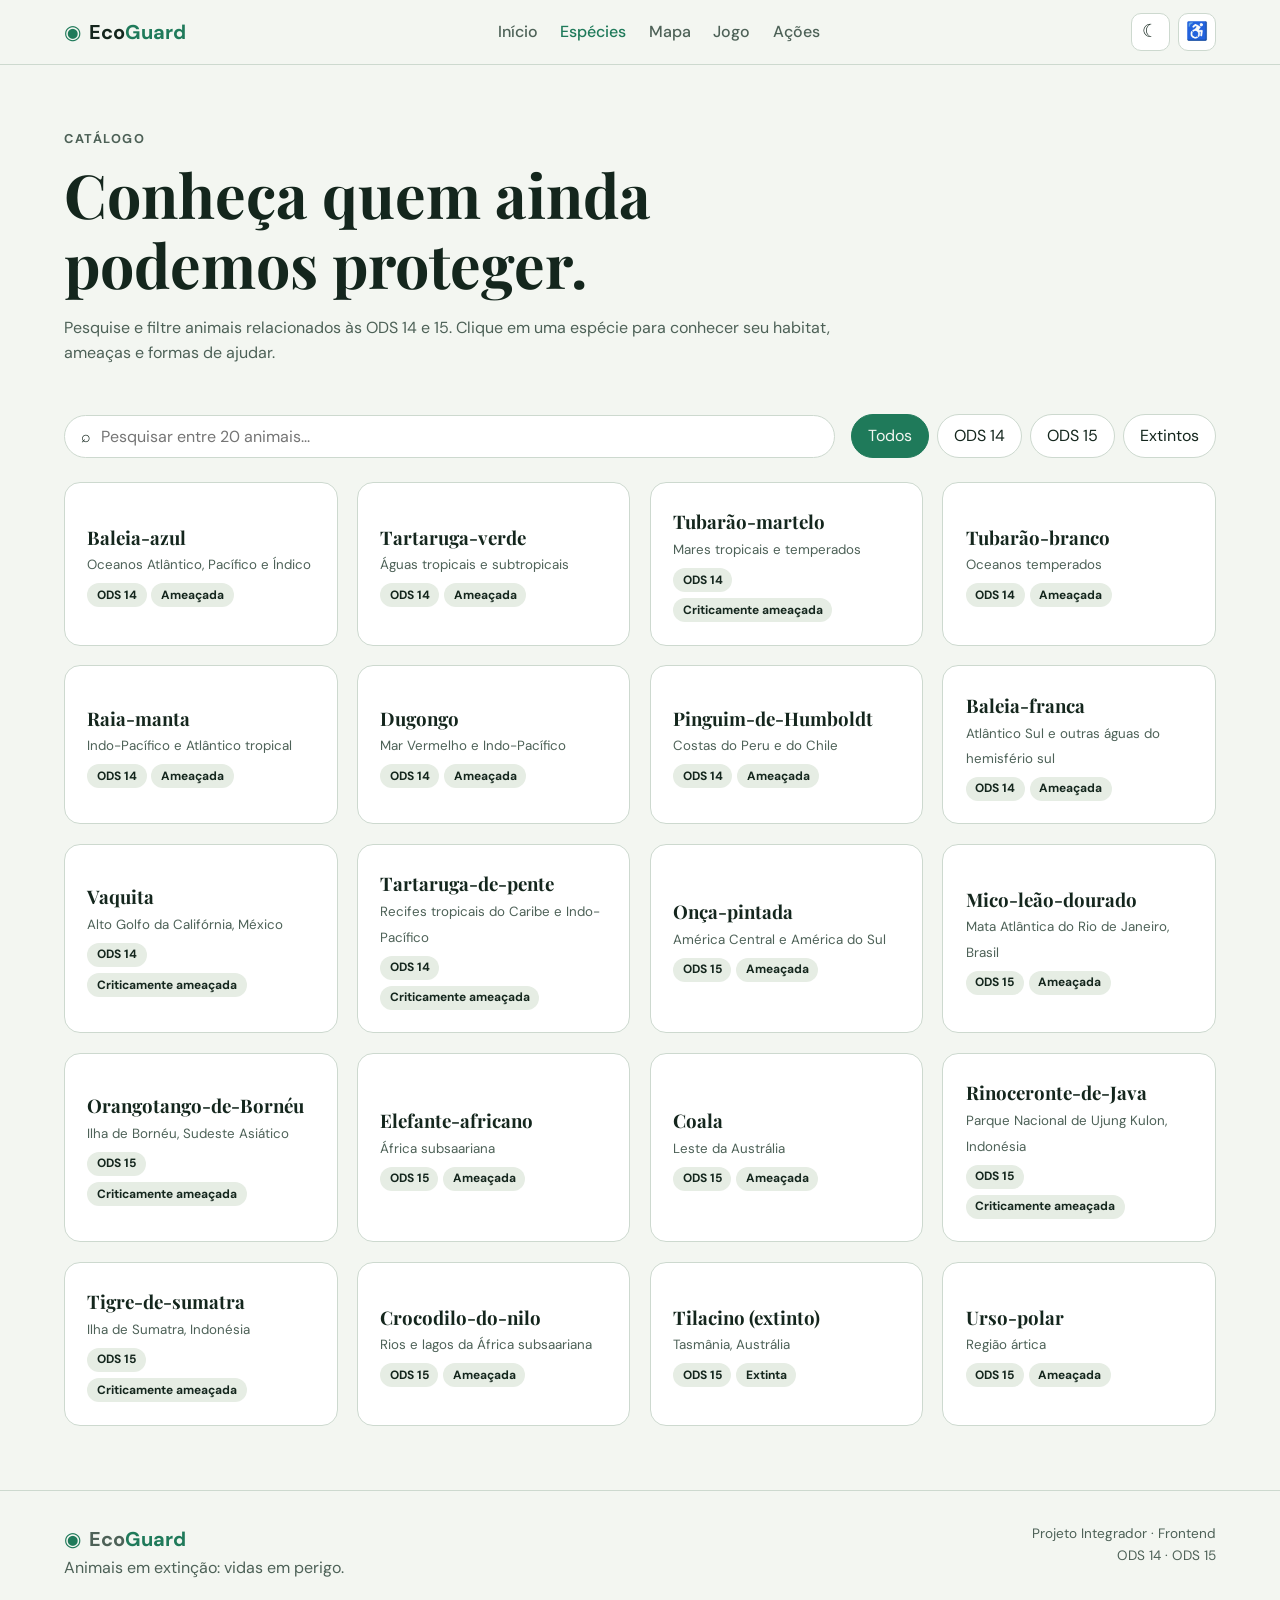
<file: especies.html>
<!DOCTYPE html>
<html lang="pt-BR">
  <head>
    <!-- Metadados do documento e estilos de página -->
    <meta charset="UTF-8" />
    <meta name="viewport" content="width=device-width, initial-scale=1.0" />
    <meta name="description" content="EcoGuard — Animais em extinção, ODS 14 e ODS 15." />
    <title>EcoGuard | Espécies</title>

    <!-- Importação das fontes e estilos globais -->
    <link rel="preconnect" href="https://fonts.googleapis.com" />
    <link rel="preconnect" href="https://fonts.gstatic.com" crossorigin />
    <link
      href="https://fonts.googleapis.com/css2?family=DM+Sans:wght@400;500;600;700&family=Playfair+Display:wght@600;700;800&display=swap"
      rel="stylesheet"
    />
    <!-- Estilos exclusivos desta página -->
    <link rel="stylesheet" href="style.css" />
</head>

  <body>
    <!-- Indicador de progresso da página -->
    <div class="progress" id="progress"></div>

    <!-- Cabeçalho com navegação e ações rápidas -->
    <header class="header" id="inicio">
      <a class="logo" href="index.html" aria-label="EcoGuard - início">
        <span class="logo-mark">◉</span>
        <span>Eco<span>Guard</span></span>
      </a>

      <nav class="nav" aria-label="Navegação principal">
        <a href="index.html">Início</a>
        <a href="especies.html">Espécies</a>
        <a href="mapa.html">Mapa</a>
        <a href="jogo.html">Jogo</a>
        <a href="acoes.html">Ações</a>
      </nav>

      <div class="header-actions">
        <button class="icon-btn" id="themeToggle" aria-label="Alternar tema">☾</button>
        <button class="icon-btn" id="accessibilityToggle" aria-label="Abrir acessibilidade">♿</button>
        <button class="menu-btn" id="menuBtn" aria-label="Abrir menu">☰</button>
      </div>
    </header>

    <!-- Painel de acessibilidade do site -->
    <aside class="access-panel" id="accessPanel" aria-label="Opções de acessibilidade">
      <h3>Acessibilidade</h3>
      <button id="fontPlus">A+ Aumentar fonte</button>
      <button id="fontMinus">A− Diminuir fonte</button>
      <button id="contrastToggle">◐ Alto contraste</button>
      <button id="readToggle">Ler conteúdo</button>
      <button id="resetAccess">↺ Restaurar</button>
    </aside>

    <main>
      <!-- Hero da página de espécies -->
      <section class="page-hero">
        <p class="eyebrow">CATÁLOGO</p>
        <h1>Conheça quem ainda podemos proteger.</h1>
        <p>
          Pesquise e filtre animais relacionados às ODS 14 e 15. Clique em uma espécie
          para conhecer seu habitat, ameaças e formas de ajudar.
        </p>
      </section>

      <!-- Conteúdo com filtros e listagem dinâmica de espécies -->
      <section class="page-content">
        <div class="filters">
          <div class="search-box">
            <span>⌕</span>
            <input id="searchInput" type="search" placeholder="Pesquisar entre 20 animais..." aria-label="Pesquisar animal" />
          </div>

          <div class="filter-buttons">
            <button class="filter active" data-filter="todos">Todos</button>
            <button class="filter" data-filter="14">ODS 14</button>
            <button class="filter" data-filter="15">ODS 15</button>
            <button class="filter" data-filter="extinto">Extintos</button>
          </div>
        </div>

        <div class="species-grid" id="speciesGrid"></div>
        <p class="empty-state" id="emptyState" hidden>Nenhuma espécie encontrada.</p>
      </section>

      <!-- Modal para detalhes da espécie selecionada -->
      <dialog class="modal" id="animalModal">
        <button class="modal-close" id="modalClose" aria-label="Fechar">×</button>
        <div id="modalContent"></div>
      </dialog>
    </main>

    <!-- Rodapé do projeto -->
    <footer class="footer">
      <div>
        <a class="logo" href="index.html">
          <span class="logo-mark">◉</span>
          <span>Eco<span>Guard</span></span>
        </a>
        <p>Animais em extinção: vidas em perigo.</p>
      </div>

      <div class="footer-meta">
        <span>Projeto Integrador · Frontend</span>
        <span>ODS 14 · ODS 15</span>
      </div>
    </footer>

    <!-- Script principal que alimenta filtros, modal e interatividade -->
    <!-- JavaScript do site inserido diretamente no HTML para funcionar sem pasta js -->
    
      <!-- Lógica e interações exclusivas desta página -->
    <script>
/* EcoGuard — JavaScript da página: especies.
   Comentários originais preservados; funções organizadas por seções. */
(function(){
'use strict';
const $=s=>document.querySelector(s), $$=s=>[...document.querySelectorAll(s)];
const root=document.documentElement, store={
 get(k,d){try{return localStorage.getItem(k)??d}catch(e){return d}},
 set(k,v){try{localStorage.setItem(k,v)}catch(e){}}};
root.classList.add('js-ready');

/* ---------- Dados ---------- */
const SPECIES=[
 {id:'animal-1',nome:'Baleia-azul',emoji:'🐋',ods:14,status:'ameacada',lat:25,lon:-45,regiao:'Oceanos Atlântico, Pacífico e Índico',habitat:'Águas oceânicas profundas.',ameacas:'Colisões com navios, ruído submarino e mudanças ambientais.',ajuda:'Reduza a poluição e apoie iniciativas de conservação do habitat.'},
 {id:'animal-2',nome:'Tartaruga-verde',emoji:'🐢',ods:14,status:'ameacada',lat:-8,lon:-35,regiao:'Águas tropicais e subtropicais',habitat:'Costas, recifes e pradarias marinhas.',ameacas:'Plástico, captura acidental e perda de praias de desova.',ajuda:'Reduza a poluição e apoie iniciativas de conservação do habitat.'},
 {id:'animal-3',nome:'Tubarão-martelo',emoji:'🦈',ods:14,status:'critica',lat:15,lon:-75,regiao:'Mares tropicais e temperados',habitat:'Águas costeiras e oceânicas.',ameacas:'Sobrepesca e captura pelas barbatanas.',ajuda:'Reduza a poluição e apoie iniciativas de conservação do habitat.'},
 {id:'animal-4',nome:'Tubarão-branco',emoji:'🦈',ods:14,status:'ameacada',lat:-30,lon:30,regiao:'Oceanos temperados',habitat:'Águas costeiras e oceânicas.',ameacas:'Pesca incidental e redução de presas.',ajuda:'Reduza a poluição e apoie iniciativas de conservação do habitat.'},
 {id:'animal-5',nome:'Raia-manta',emoji:'🐟',ods:14,status:'ameacada',lat:-12,lon:145,regiao:'Indo-Pacífico e Atlântico tropical',habitat:'Águas tropicais próximas a recifes.',ameacas:'Pesca direcionada, captura acidental e poluição.',ajuda:'Reduza a poluição e apoie iniciativas de conservação do habitat.'},
 {id:'animal-6',nome:'Dugongo',emoji:'🦭',ods:14,status:'ameacada',lat:15,lon:115,regiao:'Mar Vermelho e Indo-Pacífico',habitat:'Águas costeiras com pradarias marinhas.',ameacas:'Perda de pradarias, redes de pesca e colisões.',ajuda:'Reduza a poluição e apoie iniciativas de conservação do habitat.'},
 {id:'animal-7',nome:'Pinguim-de-Humboldt',emoji:'🐧',ods:14,status:'ameacada',lat:-25,lon:-78,regiao:'Costas do Peru e do Chile',habitat:'Ilhas e costas rochosas frias.',ameacas:'Mudanças climáticas, pesca e perturbação das colônias.',ajuda:'Reduza a poluição e apoie iniciativas de conservação do habitat.'},
 {id:'animal-8',nome:'Baleia-franca',emoji:'🐋',ods:14,status:'ameacada',lat:-40,lon:-55,regiao:'Atlântico Sul e outras águas do hemisfério sul',habitat:'Águas costeiras para reprodução.',ameacas:'Colisões com embarcações e emalhamento em redes.',ajuda:'Reduza a poluição e apoie iniciativas de conservação do habitat.'},
 {id:'animal-9',nome:'Vaquita',emoji:'🐬',ods:14,status:'critica',lat:31,lon:-114,regiao:'Alto Golfo da Califórnia, México',habitat:'Águas rasas do golfo.',ameacas:'Captura acidental em redes de pesca ilegais.',ajuda:'Reduza a poluição e apoie iniciativas de conservação do habitat.'},
 {id:'animal-10',nome:'Tartaruga-de-pente',emoji:'🐢',ods:14,status:'critica',lat:18,lon:-66,regiao:'Recifes tropicais do Caribe e Indo-Pacífico',habitat:'Recifes de coral e praias de nidificação.',ameacas:'Comércio ilegal do casco, perda de recifes e captura acidental.',ajuda:'Reduza a poluição e apoie iniciativas de conservação do habitat.'},
 {id:'animal-11',nome:'Onça-pintada',emoji:'🐆',ods:15,status:'ameacada',lat:-5,lon:-60,regiao:'América Central e América do Sul',habitat:'Florestas tropicais, Pantanal e outros ambientes.',ameacas:'Desmatamento, caça e conflitos com pecuaristas.',ajuda:'Reduza a poluição e apoie iniciativas de conservação do habitat.'},
 {id:'animal-12',nome:'Mico-leão-dourado',emoji:'🐒',ods:15,status:'ameacada',lat:-22.5,lon:-42.5,regiao:'Mata Atlântica do Rio de Janeiro, Brasil',habitat:'Florestas de baixada.',ameacas:'Fragmentação florestal e perda de habitat.',ajuda:'Reduza a poluição e apoie iniciativas de conservação do habitat.'},
 {id:'animal-13',nome:'Orangotango-de-Bornéu',emoji:'🦧',ods:15,status:'critica',lat:1,lon:114,regiao:'Ilha de Bornéu, Sudeste Asiático',habitat:'Florestas tropicais úmidas.',ameacas:'Desmatamento, incêndios e expansão agrícola.',ajuda:'Reduza a poluição e apoie iniciativas de conservação do habitat.'},
 {id:'animal-14',nome:'Elefante-africano',emoji:'🐘',ods:15,status:'ameacada',lat:1,lon:25,regiao:'África subsaariana',habitat:'Savanas, florestas e áreas de transição.',ameacas:'Perda de habitat e caça por marfim.',ajuda:'Reduza a poluição e apoie iniciativas de conservação do habitat.'},
 {id:'animal-15',nome:'Coala',emoji:'🐨',ods:15,status:'ameacada',lat:-25,lon:153,regiao:'Leste da Austrália',habitat:'Florestas de eucalipto.',ameacas:'Desmatamento, incêndios e ondas de calor.',ajuda:'Reduza a poluição e apoie iniciativas de conservação do habitat.'},
 {id:'animal-16',nome:'Rinoceronte-de-Java',emoji:'🦏',ods:15,status:'critica',lat:-7,lon:105,regiao:'Parque Nacional de Ujung Kulon, Indonésia',habitat:'Floresta tropical úmida.',ameacas:'População muito pequena e habitat restrito.',ajuda:'Reduza a poluição e apoie iniciativas de conservação do habitat.'},
 {id:'animal-17',nome:'Tigre-de-sumatra',emoji:'🐅',ods:15,status:'critica',lat:-1,lon:102,regiao:'Ilha de Sumatra, Indonésia',habitat:'Florestas tropicais.',ameacas:'Desmatamento, caça e fragmentação.',ajuda:'Reduza a poluição e apoie iniciativas de conservação do habitat.'},
 {id:'animal-18',nome:'Crocodilo-do-nilo',emoji:'🐊',ods:15,status:'ameacada',lat:-2,lon:32,regiao:'Rios e lagos da África subsaariana',habitat:'Rios, lagos e zonas úmidas.',ameacas:'Conflitos com pessoas e alterações de habitat em algumas áreas.',ajuda:'Reduza a poluição e apoie iniciativas de conservação do habitat.'},
 {id:'animal-19',nome:'Tilacino (extinto)',emoji:'🐺',ods:15,status:'extinto',lat:-42,lon:147,regiao:'Tasmânia, Austrália',habitat:'Florestas e campos abertos.',ameacas:'Foi levado à extinção principalmente pela caça intensiva e outros impactos humanos.',ajuda:'Reduza a poluição e apoie iniciativas de conservação do habitat.'},
 {id:'animal-20',nome:'Urso-polar',emoji:'🐻\u200d❄️',ods:15,status:'ameacada',lat:78,lon:-40,regiao:'Região ártica',habitat:'Gelo marinho e costas do Ártico.',ameacas:'Aquecimento global e perda do gelo marinho.',ajuda:'Reduza a poluição e apoie iniciativas de conservação do habitat.'}
];
const ST={ameacada:'Ameaçada',critica:'Criticamente ameaçada',extinto:'Extinta'};
const MK={ameacada:'threatened',critica:'critical',extinto:'extinct'};
const normalize=t=>String(t).normalize('NFD').replace(/[\u0300-\u036f]/g,'').toLowerCase();
const esc=t=>String(t).replace(/[&<>"]/g,c=>({'&':'&amp;','<':'&lt;','>':'&gt;','"':'&quot;'}[c]));

/* ---------- Detalhe (modal) ---------- */
function openModal(s){
 const m=$('#animalModal'); if(!m) return;
 $('#modalContent').innerHTML=`<p class="eyebrow">ODS ${s.ods} · ${ST[s.status]}</p><h2>${esc(s.nome)}</h2><p><b>Região:</b> ${esc(s.regiao)}</p><h4>Habitat</h4><p>${esc(s.habitat)}</p><h4>Ameaças</h4><p>${esc(s.ameacas)}</p><h4>Como ajudar</h4><p>${esc(s.ajuda)}</p>`;
 m.showModal?m.showModal():m.setAttribute('open','');
}
const mc=$('#modalClose'),md=$('#animalModal');
if(mc&&md){mc.onclick=()=>md.close();md.addEventListener('click',e=>{if(e.target===md)md.close()})}

/* ---------- Tema, menu, acessibilidade ---------- */
const tt=$('#themeToggle');
function setTheme(t){root.setAttribute('data-theme',t);if(tt)tt.textContent=t==='dark'?'☀':'☾';store.set('eg-theme',t)}
setTheme(store.get('eg-theme',matchMedia('(prefers-color-scheme:dark)').matches?'dark':'light'));
if(tt)tt.onclick=()=>setTheme(root.getAttribute('data-theme')==='dark'?'light':'dark');
const mb=$('#menuBtn'),nav=$('.nav');
if(mb&&nav)mb.onclick=()=>nav.classList.toggle('open');
$$('.nav a').forEach(a=>{if(a.getAttribute('href')===location.pathname.split('/').pop()||(!location.pathname.split('/').pop()&&a.getAttribute('href')==='index.html'))a.classList.add('active')});
const ap=$('#accessPanel');
if($('#accessibilityToggle'))$('#accessibilityToggle').onclick=()=>ap.classList.toggle('open');
let fs=+store.get('eg-fs',16);
function applyFs(){fs=Math.min(24,Math.max(12,fs));root.style.setProperty('--fs',fs+'px');store.set('eg-fs',fs)}
applyFs();
const on=(id,f)=>{const e=$(id);if(e)e.onclick=f};
on('#fontPlus',()=>{fs+=2;applyFs()});on('#fontMinus',()=>{fs-=2;applyFs()});
if(store.get('eg-hc','0')==='1')root.classList.add('hc');
on('#contrastToggle',()=>{store.set('eg-hc',root.classList.toggle('hc')?'1':'0')});
on('#readToggle',()=>{
 if(!('speechSynthesis' in window))return alert('Seu navegador não suporta leitura em voz alta.');
 if(speechSynthesis.speaking){speechSynthesis.cancel();return}
 const u=new SpeechSynthesisUtterance($('main').innerText);u.lang='pt-BR';speechSynthesis.speak(u)});
on('#resetAccess',()=>{fs=16;applyFs();root.classList.remove('hc');store.set('eg-hc','0');if('speechSynthesis' in window)speechSynthesis.cancel()});

/* ---------- Progresso e reveal ---------- */
const pr=$('#progress');
addEventListener('scroll',()=>{if(pr){const h=root.scrollHeight-innerHeight;pr.style.width=(h>0?scrollY/h*100:0)+'%'}},{passive:true});
if('IntersectionObserver' in window){
 const io=new IntersectionObserver(es=>es.forEach(e=>{if(e.isIntersecting){e.target.classList.add('in');io.unobserve(e.target)}}),{threshold:.1});
 $$('.reveal').forEach(el=>io.observe(el));
}else $$('.reveal').forEach(el=>el.classList.add('in'));

/* ---------- Espécies ---------- */
const grid=$('#speciesGrid');
if(grid){
 let filtro='todos',busca='';
 const render=()=>{
  const l=SPECIES.filter(s=>(filtro==='todos'||(filtro==='extinto'?s.status==='extinto':String(s.ods)===filtro))&&normalize([s.nome,s.regiao,s.habitat,s.ameacas].join(' ')).includes(normalize(busca)));
  grid.innerHTML='';
  l.forEach(s=>{const b=document.createElement('button');b.className='species-card';
   b.innerHTML=`<h3>${esc(s.nome)}</h3><small>${esc(s.regiao)}</small><div><span class="tag">ODS ${s.ods}</span><span class="tag">${ST[s.status]}</span></div>`;
   b.onclick=()=>openModal(s);grid.appendChild(b)});
  $('#emptyState').hidden=l.length>0;
 };
 $('#searchInput').addEventListener('input',e=>{busca=e.target.value.trim().toLowerCase();render()});
 $$('.filter').forEach(b=>b.onclick=()=>{$$('.filter').forEach(x=>x.classList.remove('active'));b.classList.add('active');filtro=b.dataset.filter;render()});
 render();
}

/* ---------- Globo ---------- */
const globe=$('#globe');
if(globe){
 const box=$('#markers');let rotLon=-40,rotLat=0,zoom=1;
 const rad=Math.PI/180;
 const els=SPECIES.map(s=>{const b=document.createElement('button');b.className='marker '+MK[s.status];b.setAttribute('aria-label',s.nome);
  b.onclick=()=>{showInfo(s);openModal(s)};box.appendChild(b);return b});
 function draw(){
  SPECIES.forEach((s,i)=>{
   const la=s.lat*rad,lo=(s.lon-rotLon)*rad,p=rotLat*rad;
   const x=Math.cos(la)*Math.sin(lo),y=Math.sin(la)*Math.cos(p)-Math.cos(la)*Math.cos(lo)*Math.sin(p),z=Math.sin(la)*Math.sin(p)+Math.cos(la)*Math.cos(lo)*Math.cos(p);
   const b=els[i];b.style.display=z>0?'block':'none';
   b.style.left=(50+x*45*zoom)+'%';b.style.top=(50-y*45*zoom)+'%';
  });
 }
 function showInfo(s){$('#mapInfo').innerHTML=`<div class="map-info-icon">${s.emoji}</div><p class="eyebrow">ODS ${s.ods} · ${ST[s.status]}</p><h3>${esc(s.nome)}</h3><p>${esc(s.regiao)}</p><p style="margin-top:.6rem">${esc(s.habitat)}</p>`}
 let drag=null;
 globe.addEventListener('pointerdown',e=>{drag={x:e.clientX,y:e.clientY}});
 addEventListener('pointerup',()=>drag=null);
 addEventListener('pointermove',e=>{if(!drag)return;rotLon-=(e.clientX-drag.x)*.4;rotLat=Math.max(-60,Math.min(60,rotLat+(e.clientY-drag.y)*.3));drag={x:e.clientX,y:e.clientY};draw()});
 const z=d=>{zoom=Math.max(.7,Math.min(1.6,zoom+d));draw()};
 globe.addEventListener('wheel',e=>{e.preventDefault();z(e.deltaY<0?.1:-.1)},{passive:false});
 on('#zoomIn',()=>z(.15));on('#zoomOut',()=>z(-.15));on('#resetGlobe',()=>{rotLon=-40;rotLat=0;zoom=1;draw()});
 globe.addEventListener('keydown',e=>{if(e.key==='ArrowLeft')rotLon-=10;if(e.key==='ArrowRight')rotLon+=10;draw()});
 draw();
}

/* ---------- Quiz ---------- */
const qa=$('#question');
if(qa){
 const Q=[
  {q:'Qual ODS trata da Vida na Água?',o:['ODS 13','ODS 14','ODS 15','ODS 16'],c:1},
  {q:'Qual ODS trata da Vida Terrestre?',o:['ODS 15','ODS 6','ODS 14','ODS 12'],c:0},
  {q:'Qual é uma das principais ameaças ao mico-leão-dourado?',o:['Excesso de chuva','Fragmentação da Mata Atlântica','Falta de sol','Frio extremo'],c:1},
  {q:'O que o tráfico de animais silvestres causa?',o:['Aumenta as populações','Ameaça espécies e causa sofrimento','Protege os habitats','Nada relevante'],c:1},
  {q:'Qual ação ajuda a proteger a vida marinha?',o:['Usar mais descartáveis','Jogar lixo na praia','Reduzir o uso de plástico','Pescar em excesso'],c:2},
  {q:'O tilacino (tigre-da-tasmânia) está em qual situação?',o:['Extinto','Estável','Em recuperação','Abundante'],c:0}
 ];
 let i=0,pts=0,locked=false;
 const nxt=$('#nextQuestion');
 const show=()=>{locked=false;$('#questionCount').textContent=`Pergunta ${i+1} de ${Q.length}`;qa.textContent=Q[i].q;
  $('#quizFeedback').textContent='';nxt.hidden=true;const a=$('#answers');a.innerHTML='';
  Q[i].o.forEach((t,k)=>{const b=document.createElement('button');b.className='answer';b.textContent=t;b.onclick=()=>pick(k,b);a.appendChild(b)})};
 function pick(k,b){
  if(locked)return;locked=true;const ok=k===Q[i].c;
  $$('.answer').forEach((x,j)=>{x.disabled=true;if(j===Q[i].c)x.classList.add('right')});
  if(ok)pts+=10;else b.classList.add('wrong');
  $('#score').textContent=pts;$('#quizFeedback').textContent=ok?'Correto! +10 pontos':'Não foi dessa vez. A resposta certa está em verde.';
  nxt.textContent=i===Q.length-1?'Ver resultado →':'Próxima pergunta →';nxt.hidden=false}
 nxt.onclick=()=>{i++;if(i<Q.length)return show();
  $('#quizArea').hidden=true;$('#gameResult').hidden=false;$('#finalScore').textContent=pts+' / '+Q.length*10;
  const r=pts>=50?['Guardião da Vida','Excelente! Você conhece bem a conservação.']:pts>=30?['Protetor em formação','Bom resultado! Explore as espécies para aprender mais.']:['Explorador iniciante','Visite o catálogo de espécies e tente de novo.'];
  $('#resultTitle').textContent=r[0];$('#resultText').textContent=r[1]};
 $('#restartQuiz').onclick=()=>{i=0;pts=0;$('#score').textContent=0;$('#gameResult').hidden=true;$('#quizArea').hidden=false;show()};
 show();
}
})();
</script>
</body>
</html>
</file>
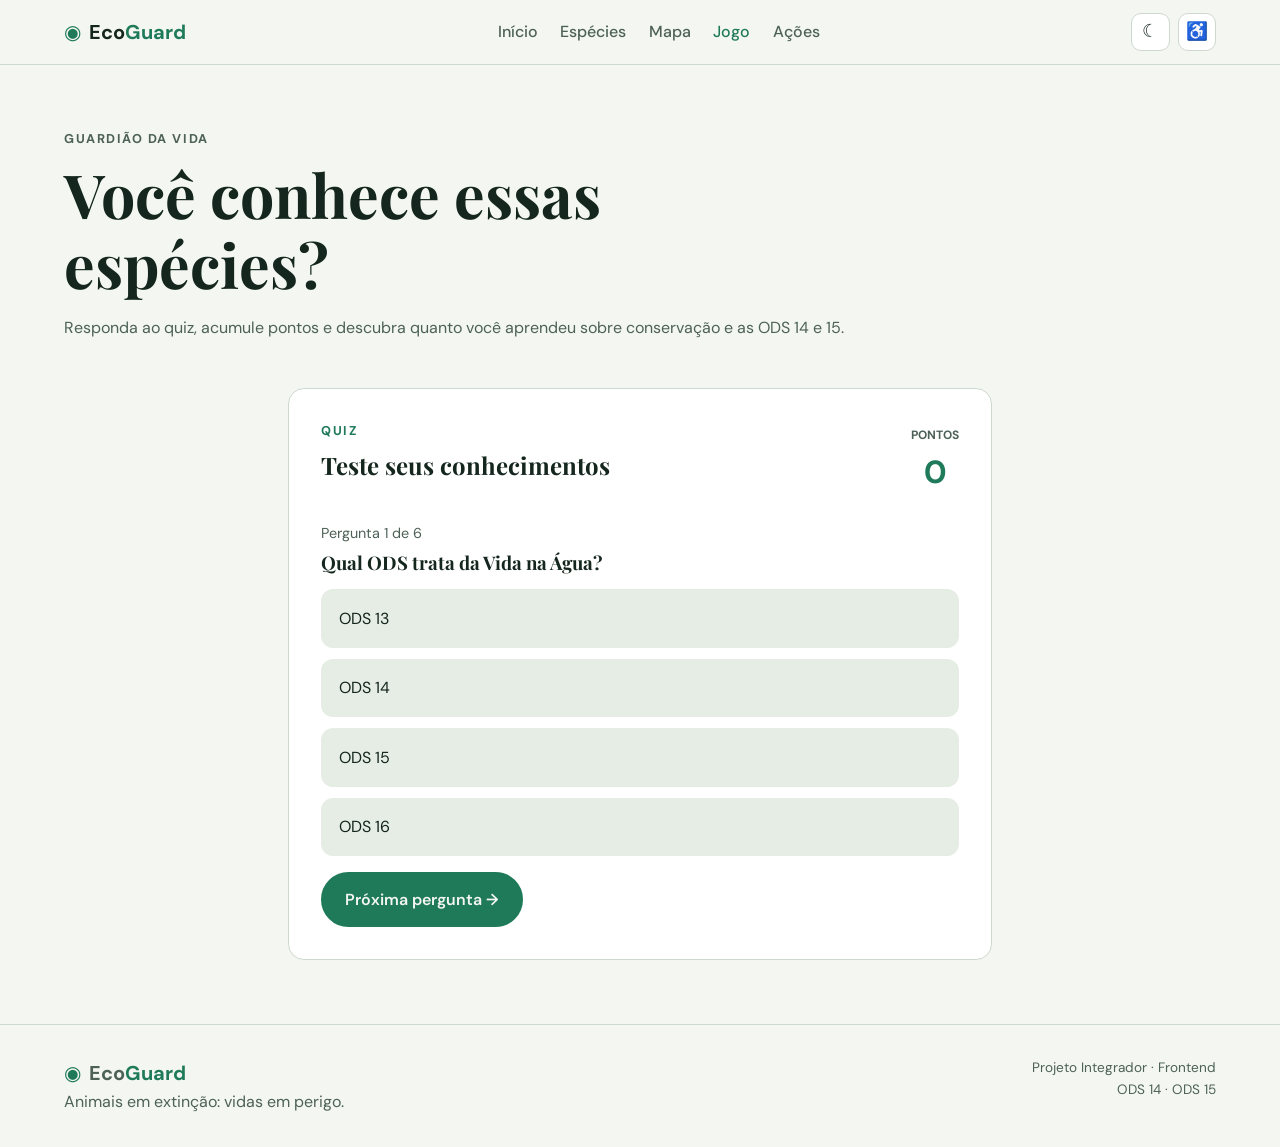
<file: jogo.html>
<!DOCTYPE html>
<html lang="pt-BR">
  <head>
    <!-- Página de quiz e gamificação do projeto -->
    <meta charset="UTF-8" />
    <meta name="viewport" content="width=device-width, initial-scale=1.0" />
    <meta name="description" content="EcoGuard — Animais em extinção, ODS 14 e ODS 15." />
    <title>EcoGuard | Jogo</title>

    <!-- Carregamento de fontes e estilos -->
    <link rel="preconnect" href="https://fonts.googleapis.com" />
    <link rel="preconnect" href="https://fonts.gstatic.com" crossorigin />
    <link
      href="https://fonts.googleapis.com/css2?family=DM+Sans:wght@400;500;600;700&family=Playfair+Display:wght@600;700;800&display=swap"
      rel="stylesheet"
    />
    <!-- Estilos exclusivos desta página -->
    <link rel="stylesheet" href="style.css" />
</head>

  <body>
    <!-- Indicador visual de rolagem -->
    <div class="progress" id="progress"></div>

    <!-- Cabeçalho compartilhado nas páginas -->
    <header class="header" id="inicio">
      <a class="logo" href="index.html" aria-label="EcoGuard - início">
        <span class="logo-mark">◉</span>
        <span>Eco<span>Guard</span></span>
      </a>

      <nav class="nav" aria-label="Navegação principal">
        <a href="index.html">Início</a>
        <a href="especies.html">Espécies</a>
        <a href="mapa.html">Mapa</a>
        <a href="jogo.html">Jogo</a>
        <a href="acoes.html">Ações</a>
      </nav>

      <div class="header-actions">
        <button class="icon-btn" id="themeToggle" aria-label="Alternar tema">☾</button>
        <button class="icon-btn" id="accessibilityToggle" aria-label="Abrir acessibilidade">♿</button>
        <button class="menu-btn" id="menuBtn" aria-label="Abrir menu">☰</button>
      </div>
    </header>

    <!-- Painel de acessibilidade -->
    <aside class="access-panel" id="accessPanel" aria-label="Opções de acessibilidade">
      <h3>Acessibilidade</h3>
      <button id="fontPlus">A+ Aumentar fonte</button>
      <button id="fontMinus">A− Diminuir fonte</button>
      <button id="contrastToggle">◐ Alto contraste</button>
      <button id="readToggle">🔊 Ler conteúdo</button>
      <button id="resetAccess">↺ Restaurar</button>
    </aside>

    <main>
      <!-- Intro do quiz -->
      <section class="page-hero">
        <p class="eyebrow">GUARDIÃO DA VIDA</p>
        <h1>Você conhece essas espécies?</h1>
        <p>
          Responda ao quiz, acumule pontos e descubra quanto você aprendeu sobre conservação
          e as ODS 14 e 15.
        </p>
      </section>

      <!-- Área do jogo -->
      <section class="page-content">
        <div class="game-shell">
          <div class="game-top">
            <div>
              <p class="eyebrow">QUIZ</p>
              <h2>Teste seus conhecimentos</h2>
            </div>

            <div class="score">
              <span>PONTOS</span>
              <strong id="score">0</strong>
            </div>
          </div>

          <div id="quizArea">
            <div class="question-count" id="questionCount">Pergunta 1 de 6</div>
            <h3 id="question"></h3>
            <div class="answers" id="answers"></div>
            <div class="quiz-feedback" id="quizFeedback"></div>
            <button class="btn btn-primary next-btn" id="nextQuestion" hidden>Próxima pergunta →</button>
          </div>

          <div class="game-result" id="gameResult" hidden>
            <div class="result-icon">🏆</div>
            <p class="eyebrow">RESULTADO</p>
            <h3 id="resultTitle">Guardião da Vida</h3>
            <p id="resultText"></p>
            <div class="final-score">
              <span>Sua pontuação</span>
              <strong id="finalScore">0</strong>
            </div>
            <button class="btn btn-primary" id="restartQuiz">Jogar novamente</button>
          </div>
        </div>
      </section>
    </main>

    <!-- Rodapé do projeto -->
    <footer class="footer">
      <div>
        <a class="logo" href="index.html">
          <span class="logo-mark">◉</span>
          <span>Eco<span>Guard</span></span>
        </a>
        <p>Animais em extinção: vidas em perigo.</p>
      </div>

      <div class="footer-meta">
        <span>Projeto Integrador · Frontend</span>
        <span>ODS 14 · ODS 15</span>
      </div>
    </footer>

    <!-- Script principal do site e do quiz -->
    <!-- JavaScript do site inserido diretamente no HTML para funcionar sem pasta js -->
    
      <!-- Lógica e interações exclusivas desta página -->
    <script>
/* EcoGuard — JavaScript da página: jogo.
   Comentários originais preservados; funções organizadas por seções. */
(function(){
'use strict';
const $=s=>document.querySelector(s), $$=s=>[...document.querySelectorAll(s)];
const root=document.documentElement, store={
 get(k,d){try{return localStorage.getItem(k)??d}catch(e){return d}},
 set(k,v){try{localStorage.setItem(k,v)}catch(e){}}};
root.classList.add('js-ready');

/* ---------- Dados ---------- */
const SPECIES=[
 {id:'baleia-azul',nome:'Baleia-azul',emoji:'🐋',ods:14,status:'ameacada',lat:-30,lon:-45,regiao:'Oceano Atlântico Sul',habitat:'Oceanos abertos, de águas polares a tropicais.',ameacas:'Colisões com navios, ruído submarino e mudanças climáticas.',ajuda:'Reduza plástico e apoie áreas marinhas protegidas.'},
 {id:'tartaruga-verde',nome:'Tartaruga-verde',emoji:'🐢',ods:14,status:'ameacada',lat:-20,lon:-38,regiao:'Costa brasileira',habitat:'Águas costeiras rasas e praias de desova.',ameacas:'Captura acidental, poluição e perda de praias.',ajuda:'Não deixe lixo na praia e respeite áreas de desova.'},
 {id:'tubarao-martelo',nome:'Tubarão-martelo',emoji:'🦈',ods:14,status:'critica',lat:25,lon:-80,regiao:'Atlântico Oeste e Caribe',habitat:'Águas costeiras e plataformas continentais.',ameacas:'Pesca predatória e comércio de nadadeiras.',ajuda:'Evite consumir produtos de pesca predatória.'},
 {id:'onca-pintada',nome:'Onça-pintada',emoji:'🐆',ods:15,status:'ameacada',lat:-15,lon:-56,regiao:'Pantanal e Amazônia',habitat:'Florestas, savanas e áreas alagadas.',ameacas:'Desmatamento, caça e conflito com pecuaristas.',ajuda:'Apoie projetos de conservação e consumo responsável.'},
 {id:'mico-leao',nome:'Mico-leão-dourado',emoji:'🐒',ods:15,status:'ameacada',lat:-22.5,lon:-42,regiao:'Mata Atlântica (RJ)',habitat:'Florestas de baixada da Mata Atlântica.',ameacas:'Fragmentação da mata e tráfico.',ajuda:'Apoie corredores ecológicos e plantio de árvores nativas.'},
 {id:'orangotango',nome:'Orangotango-de-Bornéu',emoji:'🦧',ods:15,status:'critica',lat:1,lon:114,regiao:'Ilha de Bornéu',habitat:'Florestas tropicais úmidas.',ameacas:'Desmatamento para plantações de óleo de palma.',ajuda:'Prefira produtos com óleo de palma certificado.'},
 {id:'rinoceronte-javanes',nome:'Rinoceronte-de-Java',emoji:'🦏',ods:15,status:'critica',lat:-6.7,lon:105.3,regiao:'Java, Indonésia',habitat:'Florestas tropicais de baixada.',ameacas:'Caça por chifres e perda de habitat.',ajuda:'Não compre produtos de origem animal ilegal.'},
 {id:'tigre-de-tasmania',nome:'Tilacino (tigre-da-tasmânia)',emoji:'🐺',ods:15,status:'extinto',lat:-42,lon:147,regiao:'Tasmânia, Austrália',habitat:'Florestas e campos abertos.',ameacas:'Caça intensiva e perda de habitat levaram à extinção no séc. XX.',ajuda:'Lembre-se: a extinção é irreversível. Proteja quem ainda existe.'}
];
const ST={ameacada:'Ameaçada',critica:'Criticamente ameaçada',extinto:'Extinta'};
const MK={ameacada:'threatened',critica:'critical',extinto:'extinct'};
const esc=t=>String(t).replace(/[&<>"]/g,c=>({'&':'&amp;','<':'&lt;','>':'&gt;','"':'&quot;'}[c]));

/* ---------- Detalhe (modal) ---------- */
function openModal(s){
 const m=$('#animalModal'); if(!m) return;
 $('#modalContent').innerHTML=`<div style="font-size:3rem">${s.emoji}</div><p class="eyebrow">ODS ${s.ods} · ${ST[s.status]}</p><h2>${esc(s.nome)}</h2><p><b>Região:</b> ${esc(s.regiao)}</p><h4>Habitat</h4><p>${esc(s.habitat)}</p><h4>Ameaças</h4><p>${esc(s.ameacas)}</p><h4>Como ajudar</h4><p>${esc(s.ajuda)}</p>`;
 m.showModal?m.showModal():m.setAttribute('open','');
}
const mc=$('#modalClose'),md=$('#animalModal');
if(mc&&md){mc.onclick=()=>md.close();md.addEventListener('click',e=>{if(e.target===md)md.close()})}

/* ---------- Tema, menu, acessibilidade ---------- */
const tt=$('#themeToggle');
function setTheme(t){root.setAttribute('data-theme',t);if(tt)tt.textContent=t==='dark'?'☀':'☾';store.set('eg-theme',t)}
setTheme(store.get('eg-theme',matchMedia('(prefers-color-scheme:dark)').matches?'dark':'light'));
if(tt)tt.onclick=()=>setTheme(root.getAttribute('data-theme')==='dark'?'light':'dark');
const mb=$('#menuBtn'),nav=$('.nav');
if(mb&&nav)mb.onclick=()=>nav.classList.toggle('open');
$$('.nav a').forEach(a=>{if(a.getAttribute('href')===location.pathname.split('/').pop()||(!location.pathname.split('/').pop()&&a.getAttribute('href')==='index.html'))a.classList.add('active')});
const ap=$('#accessPanel');
if($('#accessibilityToggle'))$('#accessibilityToggle').onclick=()=>ap.classList.toggle('open');
let fs=+store.get('eg-fs',16);
function applyFs(){fs=Math.min(24,Math.max(12,fs));root.style.setProperty('--fs',fs+'px');store.set('eg-fs',fs)}
applyFs();
const on=(id,f)=>{const e=$(id);if(e)e.onclick=f};
on('#fontPlus',()=>{fs+=2;applyFs()});on('#fontMinus',()=>{fs-=2;applyFs()});
if(store.get('eg-hc','0')==='1')root.classList.add('hc');
on('#contrastToggle',()=>{store.set('eg-hc',root.classList.toggle('hc')?'1':'0')});
on('#readToggle',()=>{
 if(!('speechSynthesis' in window))return alert('Seu navegador não suporta leitura em voz alta.');
 if(speechSynthesis.speaking){speechSynthesis.cancel();return}
 const u=new SpeechSynthesisUtterance($('main').innerText);u.lang='pt-BR';speechSynthesis.speak(u)});
on('#resetAccess',()=>{fs=16;applyFs();root.classList.remove('hc');store.set('eg-hc','0');if('speechSynthesis' in window)speechSynthesis.cancel()});

/* ---------- Progresso e reveal ---------- */
const pr=$('#progress');
addEventListener('scroll',()=>{if(pr){const h=root.scrollHeight-innerHeight;pr.style.width=(h>0?scrollY/h*100:0)+'%'}},{passive:true});
if('IntersectionObserver' in window){
 const io=new IntersectionObserver(es=>es.forEach(e=>{if(e.isIntersecting){e.target.classList.add('in');io.unobserve(e.target)}}),{threshold:.1});
 $$('.reveal').forEach(el=>io.observe(el));
}else $$('.reveal').forEach(el=>el.classList.add('in'));

/* ---------- Espécies ---------- */
const grid=$('#speciesGrid');
if(grid){
 let filtro='todos',busca='';
 const render=()=>{
  const l=SPECIES.filter(s=>(filtro==='todos'||(filtro==='extinto'?s.status==='extinto':String(s.ods)===filtro))&&s.nome.toLowerCase().includes(busca));
  grid.innerHTML='';
  l.forEach(s=>{const b=document.createElement('button');b.className='species-card';
   b.innerHTML=`<div class="emoji">${s.emoji}</div><h3>${esc(s.nome)}</h3><small>${esc(s.regiao)}</small><div><span class="tag">ODS ${s.ods}</span><span class="tag">${ST[s.status]}</span></div>`;
   b.onclick=()=>openModal(s);grid.appendChild(b)});
  $('#emptyState').hidden=l.length>0;
 };
 $('#searchInput').addEventListener('input',e=>{busca=e.target.value.trim().toLowerCase();render()});
 $$('.filter').forEach(b=>b.onclick=()=>{$$('.filter').forEach(x=>x.classList.remove('active'));b.classList.add('active');filtro=b.dataset.filter;render()});
 render();
}

/* ---------- Globo ---------- */
const globe=$('#globe');
if(globe){
 const box=$('#markers');let rotLon=-40,rotLat=0,zoom=1;
 const rad=Math.PI/180;
 const els=SPECIES.map(s=>{const b=document.createElement('button');b.className='marker '+MK[s.status];b.setAttribute('aria-label',s.nome);
  b.onclick=()=>{showInfo(s);openModal(s)};box.appendChild(b);return b});
 function draw(){
  SPECIES.forEach((s,i)=>{
   const la=s.lat*rad,lo=(s.lon-rotLon)*rad,p=rotLat*rad;
   const x=Math.cos(la)*Math.sin(lo),y=Math.sin(la)*Math.cos(p)-Math.cos(la)*Math.cos(lo)*Math.sin(p),z=Math.sin(la)*Math.sin(p)+Math.cos(la)*Math.cos(lo)*Math.cos(p);
   const b=els[i];b.style.display=z>0?'block':'none';
   b.style.left=(50+x*45*zoom)+'%';b.style.top=(50-y*45*zoom)+'%';
  });
 }
 function showInfo(s){$('#mapInfo').innerHTML=`<div class="map-info-icon">${s.emoji}</div><p class="eyebrow">ODS ${s.ods} · ${ST[s.status]}</p><h3>${esc(s.nome)}</h3><p>${esc(s.regiao)}</p><p style="margin-top:.6rem">${esc(s.habitat)}</p>`}
 let drag=null;
 globe.addEventListener('pointerdown',e=>{drag={x:e.clientX,y:e.clientY}});
 addEventListener('pointerup',()=>drag=null);
 addEventListener('pointermove',e=>{if(!drag)return;rotLon-=(e.clientX-drag.x)*.4;rotLat=Math.max(-60,Math.min(60,rotLat+(e.clientY-drag.y)*.3));drag={x:e.clientX,y:e.clientY};draw()});
 const z=d=>{zoom=Math.max(.7,Math.min(1.6,zoom+d));draw()};
 globe.addEventListener('wheel',e=>{e.preventDefault();z(e.deltaY<0?.1:-.1)},{passive:false});
 on('#zoomIn',()=>z(.15));on('#zoomOut',()=>z(-.15));on('#resetGlobe',()=>{rotLon=-40;rotLat=0;zoom=1;draw()});
 globe.addEventListener('keydown',e=>{if(e.key==='ArrowLeft')rotLon-=10;if(e.key==='ArrowRight')rotLon+=10;draw()});
 draw();
}

/* ---------- Quiz ---------- */
const qa=$('#question');
if(qa){
 const Q=[
  {q:'Qual ODS trata da Vida na Água?',o:['ODS 13','ODS 14','ODS 15','ODS 16'],c:1},
  {q:'Qual ODS trata da Vida Terrestre?',o:['ODS 15','ODS 6','ODS 14','ODS 12'],c:0},
  {q:'Qual é uma das principais ameaças ao mico-leão-dourado?',o:['Excesso de chuva','Fragmentação da Mata Atlântica','Falta de sol','Frio extremo'],c:1},
  {q:'O que o tráfico de animais silvestres causa?',o:['Aumenta as populações','Ameaça espécies e causa sofrimento','Protege os habitats','Nada relevante'],c:1},
  {q:'Qual ação ajuda a proteger a vida marinha?',o:['Usar mais descartáveis','Jogar lixo na praia','Reduzir o uso de plástico','Pescar em excesso'],c:2},
  {q:'O tilacino (tigre-da-tasmânia) está em qual situação?',o:['Extinto','Estável','Em recuperação','Abundante'],c:0}
 ];
 let i=0,pts=0,locked=false;
 const nxt=$('#nextQuestion');
 const show=()=>{locked=false;$('#questionCount').textContent=`Pergunta ${i+1} de ${Q.length}`;qa.textContent=Q[i].q;
  $('#quizFeedback').textContent='';nxt.hidden=true;const a=$('#answers');a.innerHTML='';
  Q[i].o.forEach((t,k)=>{const b=document.createElement('button');b.className='answer';b.textContent=t;b.onclick=()=>pick(k,b);a.appendChild(b)})};
 function pick(k,b){
  if(locked)return;locked=true;const ok=k===Q[i].c;
  $$('.answer').forEach((x,j)=>{x.disabled=true;if(j===Q[i].c)x.classList.add('right')});
  if(ok)pts+=10;else b.classList.add('wrong');
  $('#score').textContent=pts;$('#quizFeedback').textContent=ok?'Correto! +10 pontos':'Não foi dessa vez. A resposta certa está em verde.';
  nxt.textContent=i===Q.length-1?'Ver resultado →':'Próxima pergunta →';nxt.hidden=false}
 nxt.onclick=()=>{i++;if(i<Q.length)return show();
  $('#quizArea').hidden=true;$('#gameResult').hidden=false;$('#finalScore').textContent=pts+' / '+Q.length*10;
  const r=pts>=50?['Guardião da Vida','Excelente! Você conhece bem a conservação.']:pts>=30?['Protetor em formação','Bom resultado! Explore as espécies para aprender mais.']:['Explorador iniciante','Visite o catálogo de espécies e tente de novo.'];
  $('#resultTitle').textContent=r[0];$('#resultText').textContent=r[1]};
 $('#restartQuiz').onclick=()=>{i=0;pts=0;$('#score').textContent=0;$('#gameResult').hidden=true;$('#quizArea').hidden=false;show()};
 show();
}
})();
</script>
</body>
</html>
</file>
<file: style.css>
/* ===== Estilos incorporados de global.css ===== */
/* =========================================================
   EcoGuard — estilos compartilhados por todas as páginas
   Contém cores, tipografia, cabeçalho, botões, cartões e responsividade.
   ========================================================= */
/* =========================================================
   Tema e tokens
   ========================================================= */
:root {
  --bg: #f3f6f1;
  --bg2: #e6ede4;
  --card: #fff;
  --ink: #14261d;
  --muted: #4d6157;
  --accent: #1f7a5a;
  --accent2: #0e5a8a;
  --line: #cdd9cf;
  --warn: #c2410c;
  --rad: 16px;
  --fs: 16px;
}

[data-theme="dark"] {
  --bg: #0d1a14;
  --bg2: #13251c;
  --card: #18302a;
  --ink: #e8f3ec;
  --muted: #a3b9ad;
  --accent: #4cc79a;
  --accent2: #5fb3e6;
  --line: #274237;
}

.hc {
  --bg: #000;
  --bg2: #000;
  --card: #000;
  --ink: #fff;
  --muted: #fff;
  --accent: #ff0;
  --accent2: #0ff;
  --line: #fff;
}

/* =========================================================
   Base e reset
   ========================================================= */
* {
  box-sizing: border-box;
  margin: 0;
}

html {
  font-size: var(--fs);
  scroll-behavior: smooth;
}

body {
  font-family: "DM Sans", system-ui, sans-serif;
  background: var(--bg);
  color: var(--ink);
  line-height: 1.6;
}

h1,
h2,
h3 {
  font-family: "Playfair Display", Georgia, serif;
  line-height: 1.15;
}

em {
  color: var(--accent);
}

a {
  color: inherit;
}

:focus-visible {
  outline: 3px solid var(--accent2);
  outline-offset: 2px;
}

/* =========================================================
   Componentes globais
   ========================================================= */
.progress {
  position: fixed;
  top: 0;
  left: 0;
  height: 4px;
  width: 0;
  background: var(--accent);
  z-index: 100;
}

.eyebrow {
  font-weight: 700;
  font-size: 0.8rem;
  letter-spacing: 0.12em;
  color: var(--accent);
  margin-bottom: 0.6rem;
}

.btn {
  display: inline-block;
  padding: 0.8rem 1.4rem;
  border-radius: 999px;
  text-decoration: none;
  border: 2px solid var(--accent);
  cursor: pointer;
  font: inherit;
  font-weight: 600;
}

.btn-primary {
  background: var(--accent);
  color: var(--bg);
}

.btn-ghost {
  background: none;
  color: var(--accent);
}

/* =========================================================
   Header e navegação
   ========================================================= */
.header {
  position: sticky;
  top: 0;
  z-index: 50;
  display: flex;
  align-items: center;
  justify-content: space-between;
  gap: 1rem;
  padding: 0.8rem 5%;
  background: var(--bg);
  border-bottom: 1px solid var(--line);
}

.logo {
  display: flex;
  gap: 0.5rem;
  text-decoration: none;
  font-weight: 700;
  font-size: 1.25rem;
}

.logo span span {
  color: var(--accent);
}

.logo-mark {
  color: var(--accent);
}

.nav {
  display: flex;
  gap: 1.4rem;
}

.nav a {
  text-decoration: none;
  font-weight: 500;
  color: var(--muted);
}

.nav a:hover,
.nav a.active {
  color: var(--accent);
}

.header-actions {
  display: flex;
  gap: 0.5rem;
}

.icon-btn,
.menu-btn {
  background: var(--card);
  color: var(--ink);
  border: 1px solid var(--line);
  border-radius: 10px;
  width: 2.4rem;
  height: 2.4rem;
  cursor: pointer;
  font-size: 1.1rem;
}

.menu-btn {
  display: none;
}

.access-panel {
  position: fixed;
  right: 5%;
  top: 4.5rem;
  z-index: 60;
  background: var(--card);
  border: 1px solid var(--line);
  border-radius: var(--rad);
  padding: 1rem;
  display: none;
  flex-direction: column;
  gap: 0.5rem;
  box-shadow: 0 10px 30px #0003;
}

.access-panel.open {
  display: flex;
}

.access-panel button {
  background: var(--bg2);
  color: var(--ink);
  border: 0;
  border-radius: 8px;
  padding: 0.5rem 0.8rem;
  cursor: pointer;
  text-align: left;
  font: inherit;
}

/* =========================================================
   Hero e introdução
   ========================================================= */
.hero {
  display: grid;
  grid-template-columns: 1.1fr 1fr;
  gap: 2rem;
  align-items: center;
  padding: 4rem 5%;
  position: relative;
  overflow: hidden;
}

.hero h1 {
  font-size: clamp(3rem, 8vw, 5.5rem);
}

.hero-text {
  max-width: 34rem;
  margin: 1.2rem 0;
  color: var(--muted);
}

.hero-actions {
  display: flex;
  gap: 1rem;
  flex-wrap: wrap;
  margin: 1.5rem 0;
}

.hero-stats {
  display: flex;
  gap: 2rem;
}

.hero-stats strong {
  display: block;
  font-size: 2rem;
  font-family: "Playfair Display", serif;
  color: var(--accent);
}

.hero-stats span {
  color: var(--muted);
  font-size: 0.9rem;
}

.hero-glow {
  position: absolute;
  right: -10%;
  top: -20%;
  width: 50vw;
  height: 50vw;
  background: radial-gradient(circle, var(--accent) 0, transparent 65%);
  opacity: 0.15;
  pointer-events: none;
}

.hero-art {
  position: relative;
  aspect-ratio: 1;
  max-width: 420px;
  width: 100%;
  justify-self: center;
}

.planet {
  position: absolute;
  inset: 12%;
  border-radius: 50%;
  background: radial-gradient(circle at 30% 30%, #5fb3e6, #0e5a8a);
  overflow: hidden;
  box-shadow: inset -20px -20px 50px #0006;
}

.planet-land {
  position: absolute;
  background: #2e9e6b;
  border-radius: 50% 40% 55% 45%;
}

.land-a {
  width: 30%;
  height: 25%;
  left: 15%;
  top: 20%;
}

.land-b {
  width: 22%;
  height: 30%;
  left: 50%;
  top: 45%;
}

.land-c {
  width: 25%;
  height: 15%;
  left: 60%;
  top: 15%;
}

.land-d {
  width: 15%;
  height: 15%;
  left: 20%;
  top: 62%;
}

.planet-dot {
  position: absolute;
  width: 10px;
  height: 10px;
  border-radius: 50%;
  background: var(--warn);
  box-shadow: 0 0 0 6px #c2410c44;
}

.dot-a {
  left: 25%;
  top: 30%;
}

.dot-b {
  left: 58%;
  top: 55%;
}

.dot-c {
  left: 68%;
  top: 22%;
}

.orbit {
  position: absolute;
  inset: 0;
  border: 1px dashed var(--line);
  border-radius: 50%;
}

.orbit-two {
  inset: -6%;
}

.floating-card {
  position: absolute;
  background: var(--card);
  border: 1px solid var(--line);
  border-radius: 12px;
  padding: 0.5rem 0.8rem;
  display: flex;
  gap: 0.5rem;
  align-items: center;
  font-size: 0.85rem;
}

.fc-one {
  left: -4%;
  top: 12%;
}

.fc-two {
  right: -4%;
  bottom: 12%;
}

/* =========================================================
   Seções gerais
   ========================================================= */
.section {
  padding: 4rem 5%;
}

.section-heading {
  max-width: 46rem;
  margin-bottom: 2rem;
}

.section-heading h2 {
  font-size: clamp(1.8rem, 4vw, 2.8rem);
}

.intro-grid {
  display: grid;
  grid-template-columns: 1.4fr 1fr;
  gap: 2rem;
  align-items: center;
}

.lead {
  font-size: 1.2rem;
  color: var(--muted);
}

.quote-card {
  background: var(--accent);
  color: var(--bg);
  padding: 2rem;
  border-radius: var(--rad);
}

.quote-card span {
  font-size: 3rem;
  font-family: serif;
  line-height: 0.5;
}

.quote-card p {
  font-family: "Playfair Display", serif;
  font-size: 1.4rem;
}

.threat-grid,
.actions-grid {
  display: grid;
  grid-template-columns: repeat(auto-fit, minmax(250px, 1fr));
  gap: 1.2rem;
}

.threat-card,
.action-card {
  background: var(--card);
  border: 1px solid var(--line);
  border-radius: var(--rad);
  padding: 1.5rem;
}

.threat-card div,
.action-card span {
  font-size: 2rem;
}

.threat-card p,
.action-card p {
  color: var(--muted);
}

.closing {
  background: var(--bg2);
  text-align: center;
}

.closing-inner {
  max-width: 44rem;
  margin: auto;
}

.closing h2 {
  font-size: clamp(1.8rem, 4vw, 3rem);
  margin-bottom: 1.5rem;
}

/* =========================================================
   Páginas internas e listagem
   ========================================================= */
.page-hero {
  padding: 4rem 5% 2rem;
  max-width: 58rem;
}

.page-hero h1 {
  font-size: clamp(2.2rem, 5vw, 3.8rem);
  margin-bottom: 1rem;
}

.page-hero p {
  color: var(--muted);
}

.page-content {
  padding: 1rem 5% 4rem;
}

.filters {
  display: flex;
  flex-wrap: wrap;
  gap: 1rem;
  margin-bottom: 1.5rem;
}

.search-box {
  display: flex;
  align-items: center;
  gap: 0.5rem;
  background: var(--card);
  border: 1px solid var(--line);
  border-radius: 999px;
  padding: 0.4rem 1rem;
  flex: 1;
  min-width: 220px;
}

.search-box input {
  border: 0;
  background: none;
  color: var(--ink);
  font: inherit;
  width: 100%;
  outline: none;
}

.filter-buttons {
  display: flex;
  gap: 0.5rem;
  flex-wrap: wrap;
}

.filter {
  background: var(--card);
  color: var(--ink);
  border: 1px solid var(--line);
  border-radius: 999px;
  padding: 0.5rem 1rem;
  cursor: pointer;
  font: inherit;
}

.filter.active {
  background: var(--accent);
  color: var(--bg);
  border-color: var(--accent);
}

.species-grid {
  display: grid;
  grid-template-columns: repeat(auto-fill, minmax(250px, 1fr));
  gap: 1.2rem;
}

.species-card {
  background: var(--card);
  color: var(--ink);
  border: 1px solid var(--line);
  border-radius: var(--rad);
  padding: 1.4rem;
  cursor: pointer;
  text-align: left;
  font: inherit;
}

.species-card:hover {
  border-color: var(--accent);
}

.species-card .emoji {
  font-size: 2.6rem;
}

.species-card h3 {
  margin: 0.4rem 0 0.2rem;
}

.species-card small {
  color: var(--muted);
}

.tag {
  display: inline-block;
  font-size: 0.75rem;
  font-weight: 700;
  padding: 0.15rem 0.6rem;
  border-radius: 999px;
  background: var(--bg2);
  margin: 0.4rem 0.3rem 0 0;
}

.empty-state {
  text-align: center;
  color: var(--muted);
  padding: 2rem;
}

.modal {
  margin: auto;
  border: 1px solid var(--line);
  border-radius: var(--rad);
  padding: 2rem;
  max-width: 34rem;
  width: 92%;
  background: var(--card);
  color: var(--ink);
}

.modal::backdrop {
  background: #000a;
}

.modal-close {
  position: absolute;
  right: 0.8rem;
  top: 0.6rem;
  background: none;
  border: 0;
  font-size: 1.8rem;
  cursor: pointer;
  color: var(--ink);
}

.modal h2 {
  margin: 0.3rem 0 0.5rem;
}

.modal h4 {
  margin-top: 1rem;
  color: var(--accent);
}

/* =========================================================
   Quiz e jogo
   ========================================================= */
.game-shell {
  max-width: 44rem;
  margin: auto;
  background: var(--card);
  border: 1px solid var(--line);
  border-radius: var(--rad);
  padding: 2rem;
}

.game-top {
  display: flex;
  justify-content: space-between;
  gap: 1rem;
  margin-bottom: 1.5rem;
}

.score {
  text-align: center;
}

.score span {
  font-size: 0.75rem;
  font-weight: 700;
  color: var(--muted);
}

.score strong {
  display: block;
  font-size: 2rem;
  color: var(--accent);
}

.question-count {
  color: var(--muted);
  font-size: 0.9rem;
  margin-bottom: 0.4rem;
}

.answers {
  display: grid;
  gap: 0.7rem;
  margin: 1rem 0;
}

.answer {
  background: var(--bg2);
  color: var(--ink);
  border: 2px solid transparent;
  border-radius: 12px;
  padding: 0.9rem 1rem;
  cursor: pointer;
  text-align: left;
  font: inherit;
}

.answer:hover:not(:disabled) {
  border-color: var(--accent);
}

.answer.right {
  border-color: #2e9e6b;
  background: #2e9e6b33;
}

.answer.wrong {
  border-color: var(--warn);
  background: #c2410c33;
}

.quiz-feedback {
  min-height: 1.6rem;
  margin-bottom: 1rem;
  color: var(--muted);
}

.game-result {
  text-align: center;
}

.result-icon {
  font-size: 3.5rem;
}

.final-score {
  margin: 1rem 0;
}

.final-score strong {
  display: block;
  font-size: 2.6rem;
  color: var(--accent);
}

/* =========================================================
   Mapa interativo
   ========================================================= */
.map-layout {
  display: grid;
  grid-template-columns: 1.5fr 1fr;
  gap: 1.5rem;
  align-items: start;
}

.globe-wrap {
  background: var(--card);
  border: 1px solid var(--line);
  border-radius: var(--rad);
  padding: 1.2rem;
}

.globe-toolbar {
  display: flex;
  justify-content: space-between;
  align-items: center;
  margin-bottom: 0.8rem;
}

.globe-toolbar button {
  width: 2rem;
  height: 2rem;
  border-radius: 8px;
  border: 1px solid var(--line);
  background: var(--bg2);
  color: var(--ink);
  cursor: pointer;
}

.globe {
  position: relative;
  width: min(100%, 460px);
  aspect-ratio: 1;
  margin: auto;
  border-radius: 50%;
  background: radial-gradient(circle at 30% 30%, #5fb3e6, #0e5a8a 70%);
  overflow: hidden;
  cursor: grab;
  touch-action: none;
  box-shadow: inset -25px -25px 60px #0007;
}

.globe:active {
  cursor: grabbing;
}

.latitude,
.longitude {
  position: absolute;
  border: 1px solid #fff3;
  border-radius: 50%;
  pointer-events: none;
}

.latitude {
  left: 0;
  right: 0;
}

.lat-1 {
  top: 25%;
  height: 50%;
}

.lat-2 {
  top: 10%;
  height: 80%;
}

.lat-3 {
  top: 38%;
  height: 24%;
}

.longitude {
  top: 0;
  bottom: 0;
}

.lon-1 {
  left: 25%;
  width: 50%;
}

.lon-2 {
  left: 10%;
  width: 80%;
}

.lon-3 {
  left: 38%;
  width: 24%;
}

.continent {
  display: none;
}

.markers {
  position: absolute;
  inset: 0;
  transform-origin: center;
}

.marker {
  position: absolute;
  width: 18px;
  height: 18px;
  margin: -9px;
  border-radius: 50%;
  border: 2px solid #fff;
  cursor: pointer;
  padding: 0;
}

.marker.threatened,
.dot.threatened {
  background: #f59e0b;
}

.marker.critical,
.dot.critical {
  background: #dc2626;
}

.marker.extinct,
.dot.extinct-dot {
  background: #111;
}

.globe-tip {
  text-align: center;
  color: var(--muted);
  font-size: 0.85rem;
  margin-top: 0.6rem;
}

.map-info {
  background: var(--card);
  border: 1px solid var(--line);
  border-radius: var(--rad);
  padding: 1.5rem;
}

.map-info-icon {
  font-size: 2.4rem;
}

.legend {
  display: grid;
  gap: 0.4rem;
  margin-top: 1rem;
  font-size: 0.9rem;
}

.dot {
  display: inline-block;
  width: 12px;
  height: 12px;
  border-radius: 50%;
  margin-right: 0.4rem;
}

/* =========================================================
   Footer e animações
   ========================================================= */
.footer {
  display: flex;
  justify-content: space-between;
  flex-wrap: wrap;
  gap: 1rem;
  padding: 2rem 5%;
  border-top: 1px solid var(--line);
  color: var(--muted);
}

.footer-meta {
  display: flex;
  flex-direction: column;
  text-align: right;
  font-size: 0.85rem;
}

.js-ready .reveal {
  opacity: 0;
  transform: translateY(16px);
  transition: 0.6s;
}

.js-ready .reveal.in {
  opacity: 1;
  transform: none;
}

@media (prefers-reduced-motion: reduce) {
  .js-ready .reveal {
    transition: none;
  }
}

/* =========================================================
   Responsividade
   ========================================================= */
@media (max-width: 820px) {
  .menu-btn {
    display: block;
  }

  .nav {
    display: none;
    position: absolute;
    top: 100%;
    left: 0;
    right: 0;
    flex-direction: column;
    background: var(--bg);
    padding: 1rem 5%;
    border-bottom: 1px solid var(--line);
  }

  .nav.open {
    display: flex;
  }

  .hero,
  .intro-grid,
  .map-layout {
    grid-template-columns: 1fr;
  }
}


/* ===== Estilos incorporados de index.css ===== */
/* INÍCIO — organização da seção principal e dos destaques */
.hero { isolation: isolate; }
.hero-art { min-width: 0; }
.intro-grid, .actions-grid { align-items: stretch; }
@media (max-width: 760px) { .hero { grid-template-columns: 1fr; padding-top: 2.5rem; } }


/* ===== Estilos incorporados de especies.css ===== */
/* ESPÉCIES — filtros e cartões do catálogo */
.filters { align-items: end; }
.species-grid { align-items: stretch; }
.species-card { height: 100%; }
.search-box input { min-width: 0; width: 100%; }


/* ===== Estilos incorporados de jogo.css ===== */
/* JOGO — área do quiz e retorno das respostas */
.game-shell { width: min(100%, 44rem); }
.game-result { text-align: center; }
.quiz-feedback:empty { display: none; }


/* ===== Estilos incorporados de acoes.css ===== */
/* AÇÕES — cartões de atitudes e informações práticas */
.actions-grid { align-items: stretch; }
.action-card { height: 100%; }
.action-card p { line-height: 1.65; }


/* ===== Estilos incorporados de mapa.css ===== */
/* MAPA — mantém o globo e seus controles, usando a identidade visual compartilhada do EcoGuard. */
body.map-page {
  min-height: 100vh;
  background: var(--bg);
  color: var(--ink);
  font-family: "DM Sans", system-ui, sans-serif;
}
.map-page .header { position: sticky; top: 0; }
.map-page .layout {
  display: grid;
  grid-template-columns: minmax(0, 1fr) 330px;
  min-height: calc(100vh - 72px);
}
.map-page .stage {
  position: relative;
  min-height: 650px;
  overflow: hidden;
  background: radial-gradient(ellipse at center, #173d49 0%, #071b20 72%);
}
.map-page #globeViz { position: absolute; inset: 0; }
.map-page .legend {
  position: absolute; top: 18px; left: 18px; z-index: 2;
  width: 220px; padding: 16px;
  color: #edf7f2; background: #102b27eF;
  border: 1px solid #386b59; border-radius: var(--rad);
  backdrop-filter: blur(8px); box-shadow: 0 10px 30px #0003;
}
.map-page .legend h3 { margin: 0 0 10px; font-size: 15px; }
.map-page .legend p { margin: 8px 0; color: #d0e2d9; font-size: 13px; }
.map-page .dot { display: inline-block; width: 10px; height: 10px; border-radius: 50%; margin-right: 8px; }
.map-page .controls { position: absolute; left: 18px; bottom: 22px; z-index: 2; display: flex; gap: 8px; }
.map-page .controls button {
  width: 42px; height: 42px; border: 1px solid #568675; border-radius: 50%;
  background: #102b27eF; color: #fff; font-size: 21px; cursor: pointer;
}
.map-page .controls button:hover { background: var(--accent); color: white; }
.map-page .hint { position: absolute; left: 160px; bottom: 30px; z-index: 2; padding: 10px 14px; border-radius: 20px; color: #d0e2d9; background: #102b27d9; font-size: 12px; }
.map-page .side {
  max-height: calc(100vh - 72px); overflow: auto; padding: 20px 16px;
  color: var(--ink); background: var(--card); border-left: 1px solid var(--line);
}
.map-page .side h2 { margin: 0 0 16px; font-family: "Playfair Display", Georgia, serif; font-size: 20px; }
.map-page .group-title { margin-top: 10px; padding: 10px 0; border-bottom: 1px solid var(--line); font-weight: 700; font-size: 14px; }
.map-page .group-title[style*="55cfff"] { color: var(--accent2) !important; }
.map-page .group-title[style*="62e7a5"] { color: var(--accent) !important; }
.map-page .animal {
  display: flex; align-items: center; gap: 9px; width: 100%; padding: 9px 7px;
  border: 0; border-radius: 9px; background: transparent; color: var(--ink);
  text-align: left; cursor: pointer; font: inherit; font-size: 13px;
}
.map-page .animal:hover, .map-page .animal.active { background: var(--bg2); }
.map-page .animal .num { width: 18px; color: var(--muted); }
.map-page .animal .ico { display: grid; place-items: center; flex-shrink: 0; width: 30px; height: 30px; border-radius: 50%; background: #e2f0e8; border: 1px solid var(--accent); font-size: 17px; }
.map-page .animal.terra .ico { background: #e2f0e8; border-color: var(--accent); }
.map-page .animal .name { flex: 1; }
.map-page .animal .status { width: 9px; height: 9px; flex-shrink: 0; border-radius: 50%; }
.map-page .detail { margin-top: 18px; padding: 14px; border: 1px solid var(--line); background: var(--bg2); border-radius: 13px; }
.map-page .detail h3 { margin: 4px 0 8px; font-size: 16px; }
.map-page .detail p { margin: 6px 0; color: var(--muted); font-size: 13px; line-height: 1.5; }
.map-page .pill { color: var(--accent); font-size: 11px; text-transform: uppercase; letter-spacing: .08em; }
.map-page .loading { position: absolute; top: 50%; left: 50%; z-index: 3; transform: translate(-50%,-50%); padding: 14px 18px; border-radius: 12px; color: #fff; background: #102b27; }
@media (max-width: 850px) {
  .map-page .layout { grid-template-columns: 1fr; }
  .map-page .stage { min-height: 65vh; }
  .map-page .side { max-height: none; border-left: 0; border-top: 1px solid var(--line); }
  .map-page .legend { width: 180px; padding: 12px; }
  .map-page .hint { left: 18px; bottom: 75px; }
}
@media (max-width: 760px) {
  .map-page .header { flex-wrap: wrap; }
  .map-page .nav { display: none; width: 100%; flex-direction: column; gap: .7rem; padding: .5rem 0; }
  .map-page .nav.open { display: flex; }
  .map-page .menu-btn { display: inline-block; }
}
</file>
